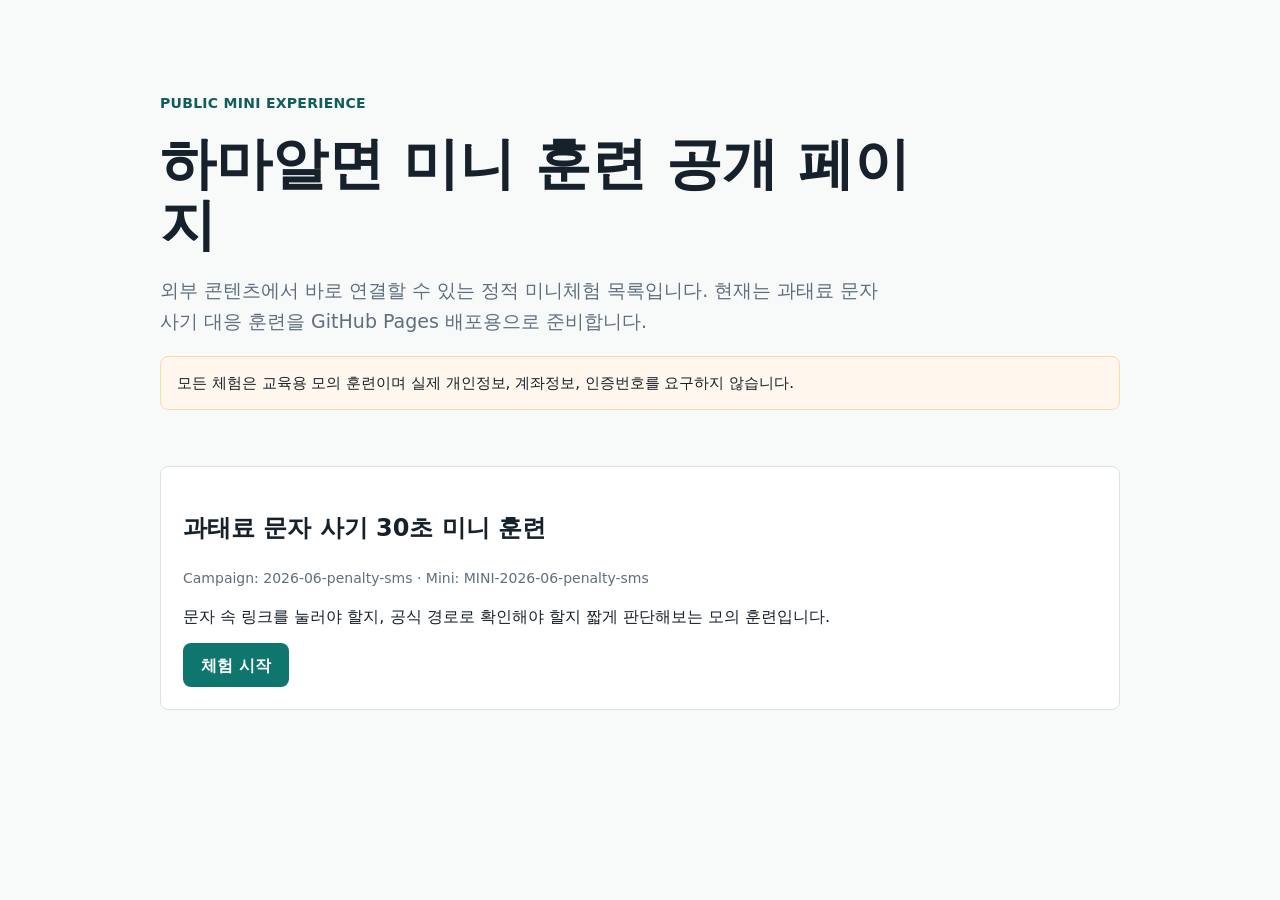
<file: docs/index.html>
<!doctype html>
<html lang="ko">
<head>
  <meta charset="utf-8">
  <meta name="viewport" content="width=device-width, initial-scale=1">
  <title>Hama AI Marketing Team Agents - Mini Experiences</title>
  <meta name="description" content="Hama AI Marketing Team Agents public mini experience index.">
  <style>
    :root {
      color-scheme: light;
      --ink: #17212b;
      --muted: #5f6f7f;
      --line: #d9e3ea;
      --brand: #0f766e;
      --brand-dark: #115e59;
      --soft: #eef8f6;
      --paper: #ffffff;
      --warn: #fff7ed;
    }

    * {
      box-sizing: border-box;
    }

    body {
      margin: 0;
      font-family: system-ui, -apple-system, BlinkMacSystemFont, "Segoe UI", sans-serif;
      color: var(--ink);
      background: #f7faf9;
      line-height: 1.6;
    }

    main {
      width: min(960px, calc(100% - 32px));
      margin: 0 auto;
      padding: 56px 0;
    }

    .hero {
      display: grid;
      gap: 20px;
      padding: 36px 0 28px;
    }

    .eyebrow {
      color: var(--brand-dark);
      font-size: 14px;
      font-weight: 700;
      letter-spacing: .02em;
      text-transform: uppercase;
    }

    h1 {
      margin: 0;
      max-width: 760px;
      font-size: clamp(34px, 6vw, 56px);
      line-height: 1.08;
      letter-spacing: 0;
    }

    p {
      margin: 0;
    }

    .lead {
      max-width: 720px;
      color: var(--muted);
      font-size: 19px;
    }

    .notice {
      border: 1px solid #fed7aa;
      background: var(--warn);
      border-radius: 8px;
      padding: 14px 16px;
      font-size: 15px;
    }

    .grid {
      display: grid;
      grid-template-columns: repeat(auto-fit, minmax(260px, 1fr));
      gap: 16px;
      margin-top: 28px;
    }

    .card {
      display: grid;
      gap: 14px;
      padding: 22px;
      border: 1px solid var(--line);
      border-radius: 8px;
      background: var(--paper);
    }

    .meta {
      color: var(--muted);
      font-size: 14px;
    }

    .button {
      display: inline-flex;
      justify-content: center;
      align-items: center;
      width: fit-content;
      min-height: 44px;
      padding: 0 18px;
      border-radius: 8px;
      color: #ffffff;
      background: var(--brand);
      font-weight: 700;
      text-decoration: none;
    }

    .button:focus-visible {
      outline: 3px solid #99f6e4;
      outline-offset: 3px;
    }
  </style>
</head>
<body>
  <main>
    <section class="hero" aria-labelledby="page-title">
      <div class="eyebrow">Public Mini Experience</div>
      <h1 id="page-title">하마알면 미니 훈련 공개 페이지</h1>
      <p class="lead">외부 콘텐츠에서 바로 연결할 수 있는 정적 미니체험 목록입니다. 현재는 과태료 문자 사기 대응 훈련을 GitHub Pages 배포용으로 준비합니다.</p>
      <p class="notice">모든 체험은 교육용 모의 훈련이며 실제 개인정보, 계좌정보, 인증번호를 요구하지 않습니다.</p>
    </section>

    <section class="grid" aria-label="미니체험 목록">
      <article class="card">
        <div>
          <h2>과태료 문자 사기 30초 미니 훈련</h2>
          <p class="meta">Campaign: 2026-06-penalty-sms · Mini: MINI-2026-06-penalty-sms</p>
        </div>
        <p>문자 속 링크를 눌러야 할지, 공식 경로로 확인해야 할지 짧게 판단해보는 모의 훈련입니다.</p>
        <a class="button" href="./mini/2026-06-penalty-sms/">체험 시작</a>
      </article>
    </section>
  </main>
</body>
</html>
</file>
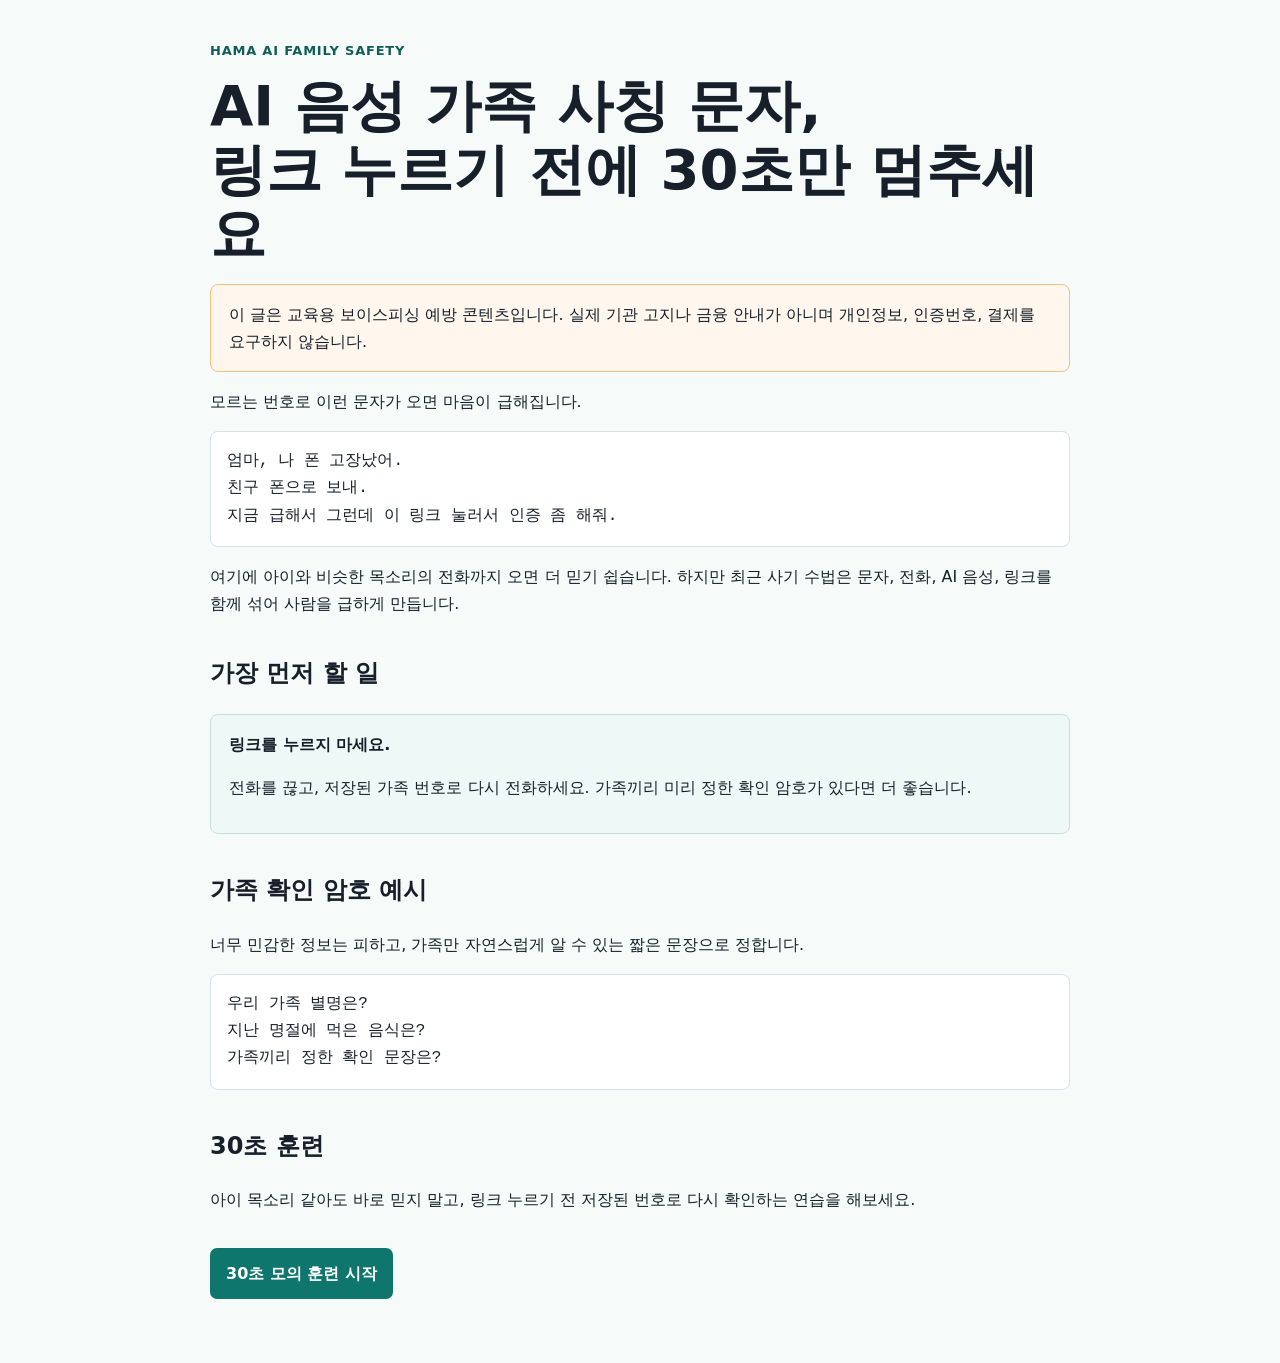
<file: docs/blog/ai-family-voice-smishing-202606/index.html>
<!doctype html>
<html lang="ko">
<head>
  <meta charset="utf-8">
  <meta name="viewport" content="width=device-width, initial-scale=1">
  <title>AI 음성 가족 사칭 문자, 링크 누르기 전에 30초만 멈추세요</title>
  <meta name="description" content="아이 목소리처럼 들리는 AI 음성 가족 사칭과 스미싱 링크를 구분하는 30초 예방 훈련 안내입니다.">
  <style>
    body { margin: 0; font-family: system-ui, -apple-system, BlinkMacSystemFont, "Segoe UI", sans-serif; color: #17202a; background: #f6faf9; line-height: 1.7; }
    main { width: min(860px, calc(100% - 32px)); margin: 0 auto; padding: 40px 0 64px; }
    .eyebrow { color: #115e59; font-weight: 800; letter-spacing: .06em; font-size: 13px; }
    h1 { font-size: clamp(32px, 6vw, 56px); line-height: 1.14; margin: 12px 0 18px; }
    h2 { margin-top: 36px; }
    .notice, .box { border-radius: 8px; padding: 16px 18px; }
    .notice { border: 1px solid #f2c078; background: #fff7ed; }
    .box { border: 1px solid #c6ded9; background: #eef8f6; }
    code, pre { font-family: ui-monospace, SFMono-Regular, Consolas, monospace; }
    pre { white-space: pre-wrap; background: #fff; border: 1px solid #d8e2e8; border-radius: 8px; padding: 16px; }
    a.cta { display: inline-block; margin-top: 18px; background: #0f766e; color: white; text-decoration: none; border-radius: 7px; padding: 12px 16px; font-weight: 800; }
  </style>
</head>
<body>
  <main>
    <div class="eyebrow">HAMA AI FAMILY SAFETY</div>
    <h1>AI 음성 가족 사칭 문자,<br>링크 누르기 전에 30초만 멈추세요</h1>
    <div class="notice">이 글은 교육용 보이스피싱 예방 콘텐츠입니다. 실제 기관 고지나 금융 안내가 아니며 개인정보, 인증번호, 결제를 요구하지 않습니다.</div>

    <p>모르는 번호로 이런 문자가 오면 마음이 급해집니다.</p>
    <pre>엄마, 나 폰 고장났어.
친구 폰으로 보내.
지금 급해서 그런데 이 링크 눌러서 인증 좀 해줘.</pre>

    <p>여기에 아이와 비슷한 목소리의 전화까지 오면 더 믿기 쉽습니다. 하지만 최근 사기 수법은 문자, 전화, AI 음성, 링크를 함께 섞어 사람을 급하게 만듭니다.</p>

    <h2>가장 먼저 할 일</h2>
    <div class="box">
      <strong>링크를 누르지 마세요.</strong>
      <p>전화를 끊고, 저장된 가족 번호로 다시 전화하세요. 가족끼리 미리 정한 확인 암호가 있다면 더 좋습니다.</p>
    </div>

    <h2>가족 확인 암호 예시</h2>
    <p>너무 민감한 정보는 피하고, 가족만 자연스럽게 알 수 있는 짧은 문장으로 정합니다.</p>
    <pre>우리 가족 별명은?
지난 명절에 먹은 음식은?
가족끼리 정한 확인 문장은?</pre>

    <h2>30초 훈련</h2>
    <p>아이 목소리 같아도 바로 믿지 말고, 링크 누르기 전 저장된 번호로 다시 확인하는 연습을 해보세요.</p>
    <a class="cta" href="../../mini/2026-06-ai-family-voice-smishing-sim/?utm_source=blog&utm_medium=organic&utm_campaign=2026-06-ai-family-voice-smishing-sim&utm_content=family_password_checklist">30초 모의 훈련 시작</a>
  </main>
</body>
</html>
</file>
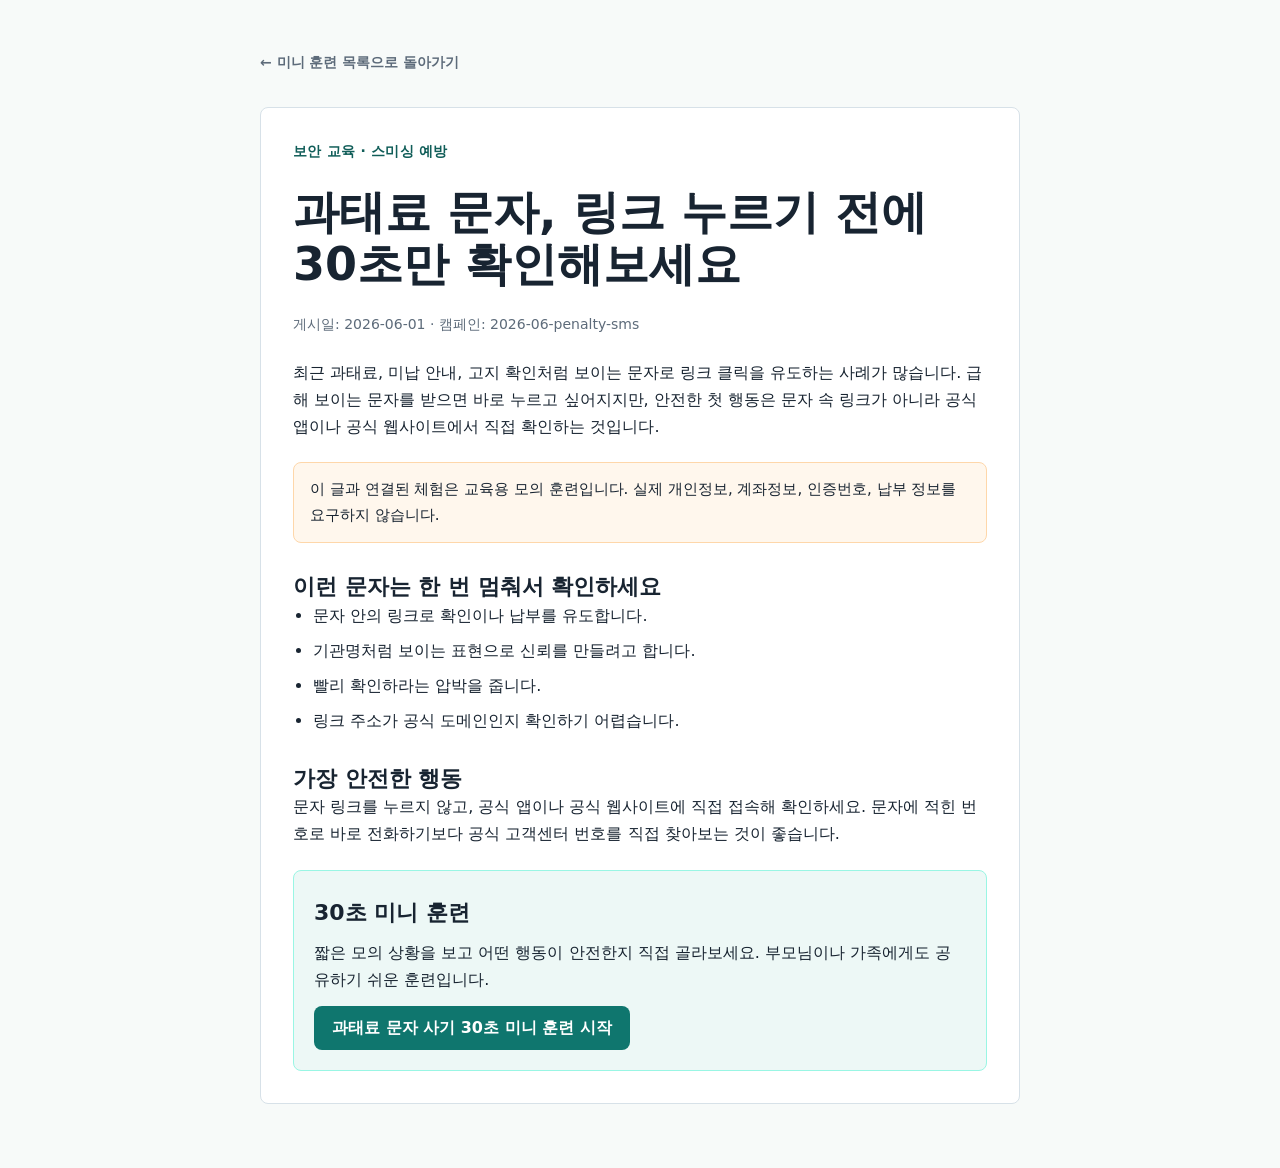
<file: docs/blog/penalty-sms-202606/index.html>
<!doctype html>
<html lang="ko">
<head>
  <meta charset="utf-8">
  <meta name="viewport" content="width=device-width, initial-scale=1">
  <title>과태료 문자, 링크 누르기 전에 30초만 확인해보세요</title>
  <meta name="description" content="과태료 문자 사기 예방을 위한 교육용 모의 훈련 안내 글입니다.">
  <style>
    :root {
      color-scheme: light;
      --ink: #182431;
      --muted: #5d6b7a;
      --line: #d7e1e8;
      --brand: #0f766e;
      --brand-dark: #115e59;
      --paper: #ffffff;
      --soft: #edf8f6;
      --warn: #fff7ed;
    }

    * {
      box-sizing: border-box;
    }

    body {
      margin: 0;
      font-family: system-ui, -apple-system, BlinkMacSystemFont, "Segoe UI", sans-serif;
      color: var(--ink);
      background: #f7faf9;
      line-height: 1.7;
    }

    main {
      width: min(760px, calc(100% - 32px));
      margin: 0 auto;
      padding: 48px 0 64px;
    }

    nav {
      margin-bottom: 32px;
    }

    a {
      color: var(--brand-dark);
    }

    .back {
      color: var(--muted);
      text-decoration: none;
      font-size: 14px;
      font-weight: 700;
    }

    article {
      display: grid;
      gap: 22px;
      padding: 32px;
      border: 1px solid var(--line);
      border-radius: 8px;
      background: var(--paper);
    }

    .eyebrow {
      margin: 0;
      color: var(--brand-dark);
      font-size: 14px;
      font-weight: 800;
      letter-spacing: .02em;
      text-transform: uppercase;
    }

    h1 {
      margin: 0;
      font-size: clamp(30px, 5vw, 46px);
      line-height: 1.14;
      letter-spacing: 0;
    }

    h2 {
      margin: 8px 0 0;
      font-size: 22px;
      line-height: 1.3;
    }

    p {
      margin: 0;
    }

    ul {
      display: grid;
      gap: 8px;
      margin: 0;
      padding-left: 20px;
    }

    .meta {
      color: var(--muted);
      font-size: 14px;
    }

    .notice {
      border: 1px solid #fed7aa;
      border-radius: 8px;
      background: var(--warn);
      padding: 14px 16px;
      font-size: 15px;
    }

    .cta {
      display: grid;
      gap: 12px;
      border: 1px solid #99f6e4;
      border-radius: 8px;
      background: var(--soft);
      padding: 20px;
    }

    .button {
      display: inline-flex;
      justify-content: center;
      align-items: center;
      width: fit-content;
      min-height: 44px;
      padding: 0 18px;
      border-radius: 8px;
      color: #ffffff;
      background: var(--brand);
      font-weight: 800;
      text-decoration: none;
    }

    .button:focus-visible {
      outline: 3px solid #99f6e4;
      outline-offset: 3px;
    }

    @media (max-width: 640px) {
      article {
        padding: 22px;
      }
    }
  </style>
</head>
<body>
  <main>
    <nav>
      <a class="back" href="../../">← 미니 훈련 목록으로 돌아가기</a>
    </nav>

    <article>
      <p class="eyebrow">보안 교육 · 스미싱 예방</p>
      <h1>과태료 문자, 링크 누르기 전에 30초만 확인해보세요</h1>
      <p class="meta">게시일: 2026-06-01 · 캠페인: 2026-06-penalty-sms</p>

      <p>최근 과태료, 미납 안내, 고지 확인처럼 보이는 문자로 링크 클릭을 유도하는 사례가 많습니다. 급해 보이는 문자를 받으면 바로 누르고 싶어지지만, 안전한 첫 행동은 문자 속 링크가 아니라 공식 앱이나 공식 웹사이트에서 직접 확인하는 것입니다.</p>

      <p class="notice">이 글과 연결된 체험은 교육용 모의 훈련입니다. 실제 개인정보, 계좌정보, 인증번호, 납부 정보를 요구하지 않습니다.</p>

      <section>
        <h2>이런 문자는 한 번 멈춰서 확인하세요</h2>
        <ul>
          <li>문자 안의 링크로 확인이나 납부를 유도합니다.</li>
          <li>기관명처럼 보이는 표현으로 신뢰를 만들려고 합니다.</li>
          <li>빨리 확인하라는 압박을 줍니다.</li>
          <li>링크 주소가 공식 도메인인지 확인하기 어렵습니다.</li>
        </ul>
      </section>

      <section>
        <h2>가장 안전한 행동</h2>
        <p>문자 링크를 누르지 않고, 공식 앱이나 공식 웹사이트에 직접 접속해 확인하세요. 문자에 적힌 번호로 바로 전화하기보다 공식 고객센터 번호를 직접 찾아보는 것이 좋습니다.</p>
      </section>

      <section class="cta">
        <h2>30초 미니 훈련</h2>
        <p>짧은 모의 상황을 보고 어떤 행동이 안전한지 직접 골라보세요. 부모님이나 가족에게도 공유하기 쉬운 훈련입니다.</p>
        <a class="button" href="../../mini/2026-06-penalty-sms/">과태료 문자 사기 30초 미니 훈련 시작</a>
      </section>
    </article>
  </main>
</body>
</html>
</file>
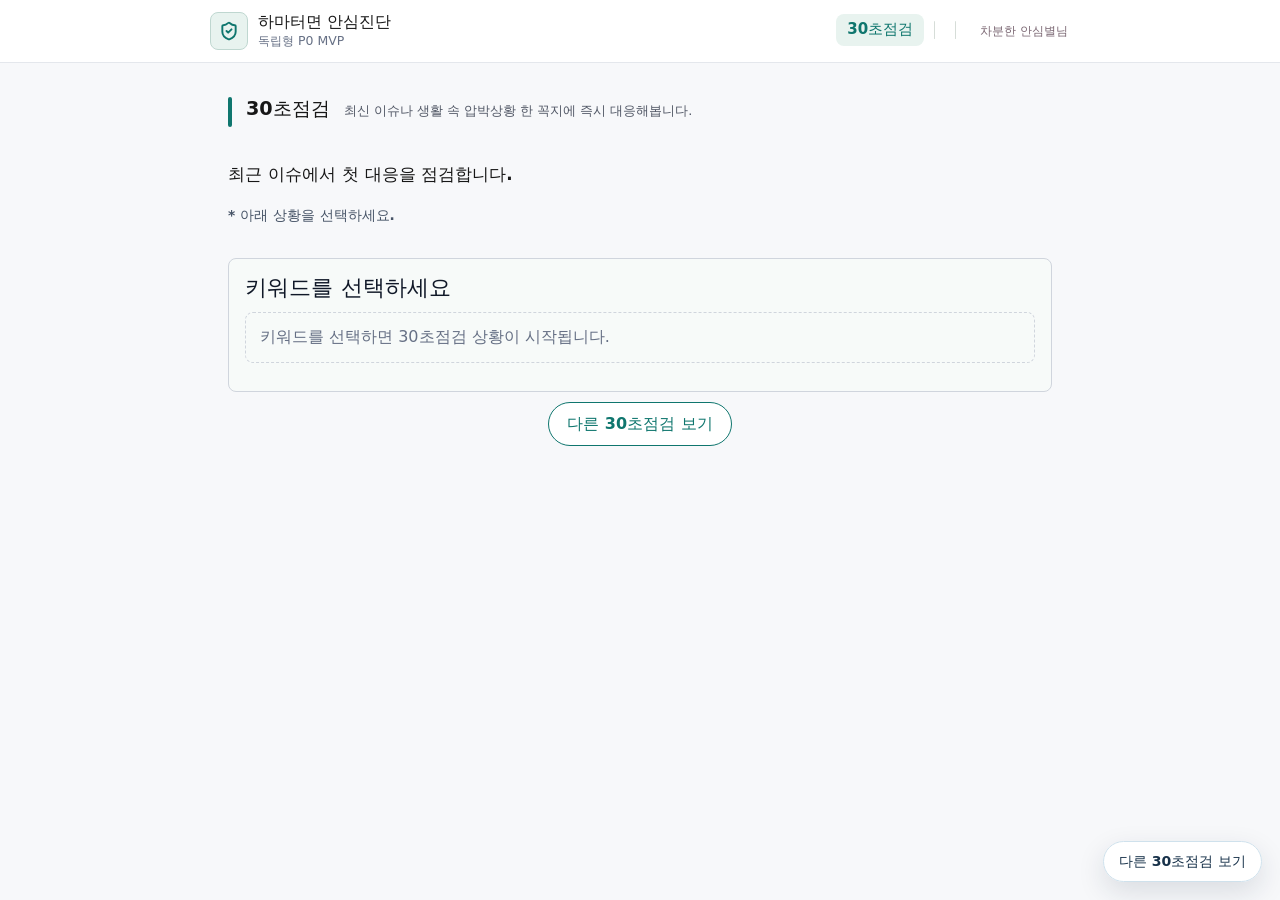
<file: docs/go/ai-family-voice/index.html>
<!doctype html>
<html lang="ko">
<head>
  <meta charset="utf-8">
  <meta http-equiv="refresh" content="0; url=../../mini/2026-06-ai-family-voice-smishing-sim/?utm_source=short_url&utm_medium=redirect&utm_campaign=2026-06-ai-family-voice-smishing-sim&utm_content=ai_family_voice">
  <meta name="viewport" content="width=device-width, initial-scale=1">
  <title>30초 모의 훈련으로 이동</title>
</head>
<body>
  <p><a href="../../mini/2026-06-ai-family-voice-smishing-sim/?utm_source=short_url&utm_medium=redirect&utm_campaign=2026-06-ai-family-voice-smishing-sim&utm_content=ai_family_voice">30초 모의 훈련으로 이동</a></p>
</body>
</html>
</file>
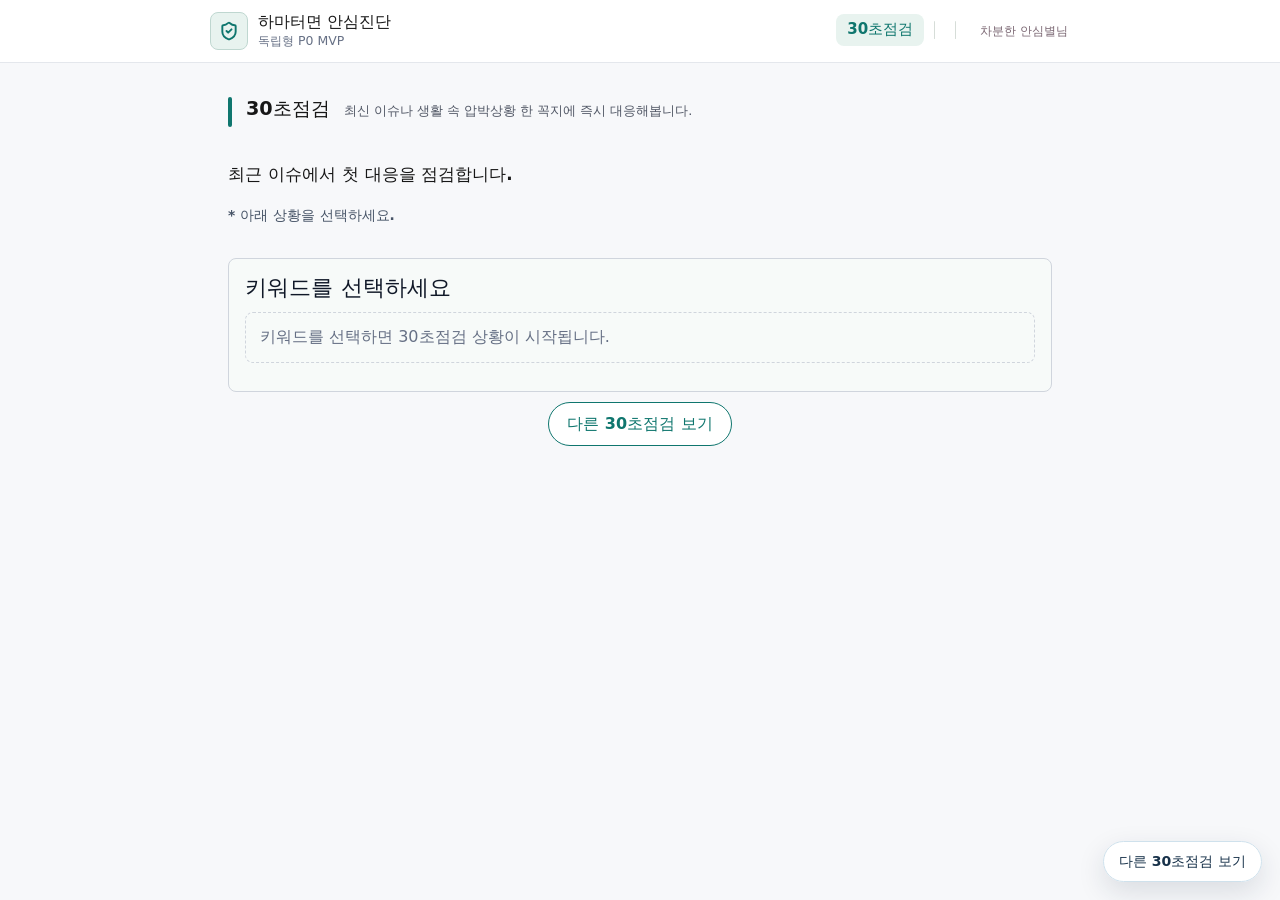
<file: docs/go/penalty-sms/index.html>
<!doctype html>
<html lang="ko">
<head>
  <meta charset="utf-8">
  <meta name="viewport" content="width=device-width, initial-scale=1">
  <meta http-equiv="refresh" content="0; url=../../mini/2026-06-penalty-sms/?utm_source=youtube&utm_medium=shorts&utm_campaign=2026-06-penalty-sms&utm_content=family_hook_a">
  <link rel="canonical" href="https://vongchu.github.io/sample_hamat-mini-experience/mini/2026-06-penalty-sms/?utm_source=youtube&utm_medium=shorts&utm_campaign=2026-06-penalty-sms&utm_content=family_hook_a">
  <title>과태료 문자 사기 30초 미니 훈련으로 이동</title>
  <style>
    body {
      margin: 0;
      font-family: system-ui, -apple-system, BlinkMacSystemFont, "Segoe UI", sans-serif;
      color: #16232f;
      background: #f6faf9;
      line-height: 1.6;
    }

    main {
      width: min(680px, calc(100% - 32px));
      margin: 0 auto;
      padding: 64px 0;
    }

    a {
      color: #0f766e;
      font-weight: 800;
    }
  </style>
</head>
<body>
  <main>
    <h1>과태료 문자 사기 30초 미니 훈련으로 이동합니다</h1>
    <p>자동으로 이동하지 않으면 아래 링크를 눌러주세요.</p>
    <p><a href="../../mini/2026-06-penalty-sms/?utm_source=youtube&utm_medium=shorts&utm_campaign=2026-06-penalty-sms&utm_content=family_hook_a">미니 훈련 시작하기</a></p>
  </main>
</body>
</html>
</file>
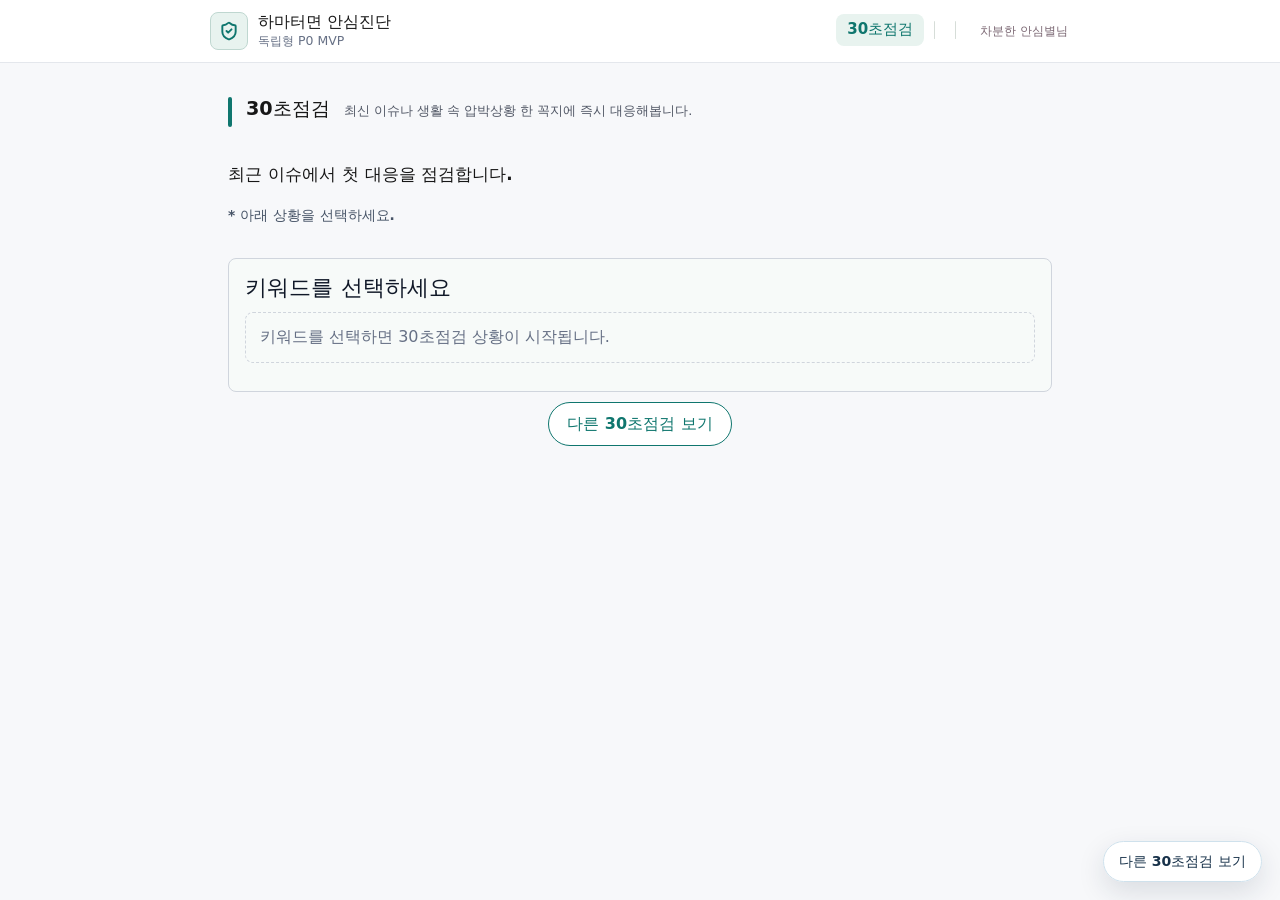
<file: docs/mini/2026-06-ai-family-voice-smishing-sim/index.html>
<!doctype html>
<html lang="ko">
  <head>
  <!-- independent_issue_check_react_runtime.v1 -->
  <script>window.HAMA_PUBLIC_ISSUE_ID = "issue_2026_06_ai_family_voice_smishing_sim";</script>
  <script>
    if (!window.location.hash) {
      window.location.replace(window.location.pathname + window.location.search + '#/issue-check?issue_id=' + encodeURIComponent(window.HAMA_PUBLIC_ISSUE_ID));
    }
  </script>
    <meta charset="UTF-8" />
    <meta name="viewport" content="width=device-width, initial-scale=1.0" />
    <title>AI Fraud Prevention MVP</title>
    <script type="module" crossorigin src="./assets/index-CdgZI4fF.js"></script>
    <link rel="stylesheet" crossorigin href="./assets/index-Bc8JaOlA.css">
  <!-- hama-public-promo-shell -->
  <style>
    body.hama-public-promo header a[href*="#/diagnosis"],
    body.hama-public-promo header a[href*="#/training"],
    body.hama-public-promo header a[href*="#/report"],
    body.hama-public-promo header a[href*="#/campaign-report"],
    body.hama-public-promo header a[href*="#/post-check"],
    body.hama-public-promo header a[href*="#/experience-bridge"] {
      display: none !important;
    }
    .hama-public-timeline-link {
      position: fixed;
      right: 18px;
      bottom: 18px;
      z-index: 9999;
      border: 1px solid #cfe1ec;
      border-radius: 999px;
      background: rgba(255, 255, 255, 0.94);
      color: #18324a;
      box-shadow: 0 10px 28px rgba(20, 38, 60, 0.13);
      font: 800 14px/1.2 system-ui, -apple-system, BlinkMacSystemFont, "Segoe UI", sans-serif;
      padding: 11px 15px;
      text-decoration: none;
    }
    .hama-public-timeline-link:hover {
      border-color: #16a394;
      color: #027466;
    }
    body.hama-public-promo .issue-situation-card-visual {
      background-image: var(--issue-card-image) !important;
      background-size: cover !important;
      background-position: center !important;
      min-height: 155px !important;
      overflow: hidden !important;
    }
    body.hama-public-promo .issue-situation-card-copy {
      left: 8px !important;
      right: 8px !important;
      bottom: 8px !important;
      width: auto !important;
      max-width: calc(100% - 16px) !important;
      padding: 7px 9px !important;
      border-radius: 10px !important;
      background: rgba(255, 255, 255, 0.78) !important;
      backdrop-filter: blur(3px);
      box-shadow: 0 8px 18px rgba(20, 38, 60, 0.16) !important;
      color: #18324a !important;
      font-family: "Comic Sans MS", "Nanum Pen Script", "Segoe Print", system-ui, sans-serif !important;
    }
    body.hama-public-promo .issue-situation-card-copy strong {
      display: block !important;
      font-size: 13px !important;
      line-height: 1.12 !important;
      font-weight: 900 !important;
      letter-spacing: 0 !important;
      margin: 0 0 2px !important;
    }
    body.hama-public-promo .issue-situation-card-copy p {
      font-size: 10.5px !important;
      line-height: 1.18 !important;
      font-weight: 800 !important;
      letter-spacing: 0 !important;
      margin: 0 !important;
      display: -webkit-box !important;
      -webkit-line-clamp: 2;
      -webkit-box-orient: vertical;
      overflow: hidden !important;
    }
  </style>
  <script>
    (function () {
      var hamaWebUrl = "https://hama.thinkpool.com/TP01004T/main";
      var ctaMap = {
        "진단": "전체 사기위험 진단하기",
        "훈련": "비슷한 상황 연습하기",
        "하마터면 AI체험": "하마터면 AI로 더 알아보기",
        "다른 응답 입력": "다시 답해보기",
        "결과 링크 복사": "결과 링크 복사하기",
        "가족 공유 문구 복사": "가족에게 공유할 문구 복사"
      };
      var navLabels = new Set(["진단", "훈련", "리포트", "하마터면 돌아가기"]);

      function textOf(el) {
        return (el.textContent || "").replace(/\s+/g, " ").trim();
      }

      function isTopNavigation(el) {
        return Boolean(el.closest("header, nav"));
      }

      function setPublicCtaTarget(el, label) {
        if (el.getAttribute("data-hama-public-target-bound") === label) return;
        var targetUrl = null;
        if (label === "전체 사기위험 진단하기") {
          targetUrl = hamaWebUrl + "?utm_source=github_pages&utm_medium=public_30sec&utm_campaign=30sec_check&utm_content=diagnosis_cta";
        } else if (label === "비슷한 상황 연습하기") {
          targetUrl = hamaWebUrl + "?utm_source=github_pages&utm_medium=public_30sec&utm_campaign=30sec_check&utm_content=training_cta";
        } else if (label === "하마터면 AI로 더 알아보기") {
          targetUrl = hamaWebUrl + "?utm_source=github_pages&utm_medium=public_30sec&utm_campaign=30sec_check&utm_content=hama_web_cta";
        }

        if (targetUrl) {
          if (el.tagName === "A") {
            el.setAttribute("href", targetUrl);
            el.setAttribute("target", "_blank");
            el.setAttribute("rel", "noopener noreferrer");
          }
          el.addEventListener("click", function (event) {
            event.preventDefault();
            event.stopImmediatePropagation();
            window.open(targetUrl, "_blank", "noopener,noreferrer");
          }, true);
          el.setAttribute("data-hama-public-target-bound", label);
          return;
        }

        if (label === "다시 답해보기") {
          el.addEventListener("click", function (event) {
            event.preventDefault();
            event.stopImmediatePropagation();
            window.location.hash = "#/issue-check";
            window.location.reload();
          }, true);
          el.setAttribute("data-hama-public-target-bound", label);
        }
      }

      function applyPromoShell() {
        document.body.classList.add("hama-public-promo");

        document.querySelectorAll("header a, header button, nav a, nav button").forEach(function (el) {
          if (navLabels.has(textOf(el))) {
            el.style.display = "none";
            el.setAttribute("aria-hidden", "true");
            el.setAttribute("tabindex", "-1");
          }
        });

        document.querySelectorAll("a, button").forEach(function (el) {
          if (isTopNavigation(el)) return;
          var label = textOf(el);
          if (Object.prototype.hasOwnProperty.call(ctaMap, label)) {
            el.textContent = ctaMap[label];
            el.setAttribute("data-hama-public-cta", "renamed");
            setPublicCtaTarget(el, ctaMap[label]);
          } else if (el.getAttribute("data-hama-public-cta") === "renamed") {
            setPublicCtaTarget(el, label);
          }
        });

        if (!document.querySelector(".hama-public-timeline-link")) {
          var link = document.createElement("a");
          link.className = "hama-public-timeline-link";
          link.href = "../30sec-checks/";
          link.textContent = "다른 30초점검 보기";
          document.body.appendChild(link);
        }
      }

      if (document.readyState === "loading") {
        document.addEventListener("DOMContentLoaded", applyPromoShell);
      } else {
        applyPromoShell();
      }
      new MutationObserver(applyPromoShell).observe(document.documentElement, {
        childList: true,
        subtree: true
      });
    })();
  </script>
  </head>
  <body>
    <div id="root"></div>
  </body>
</html>
</file>
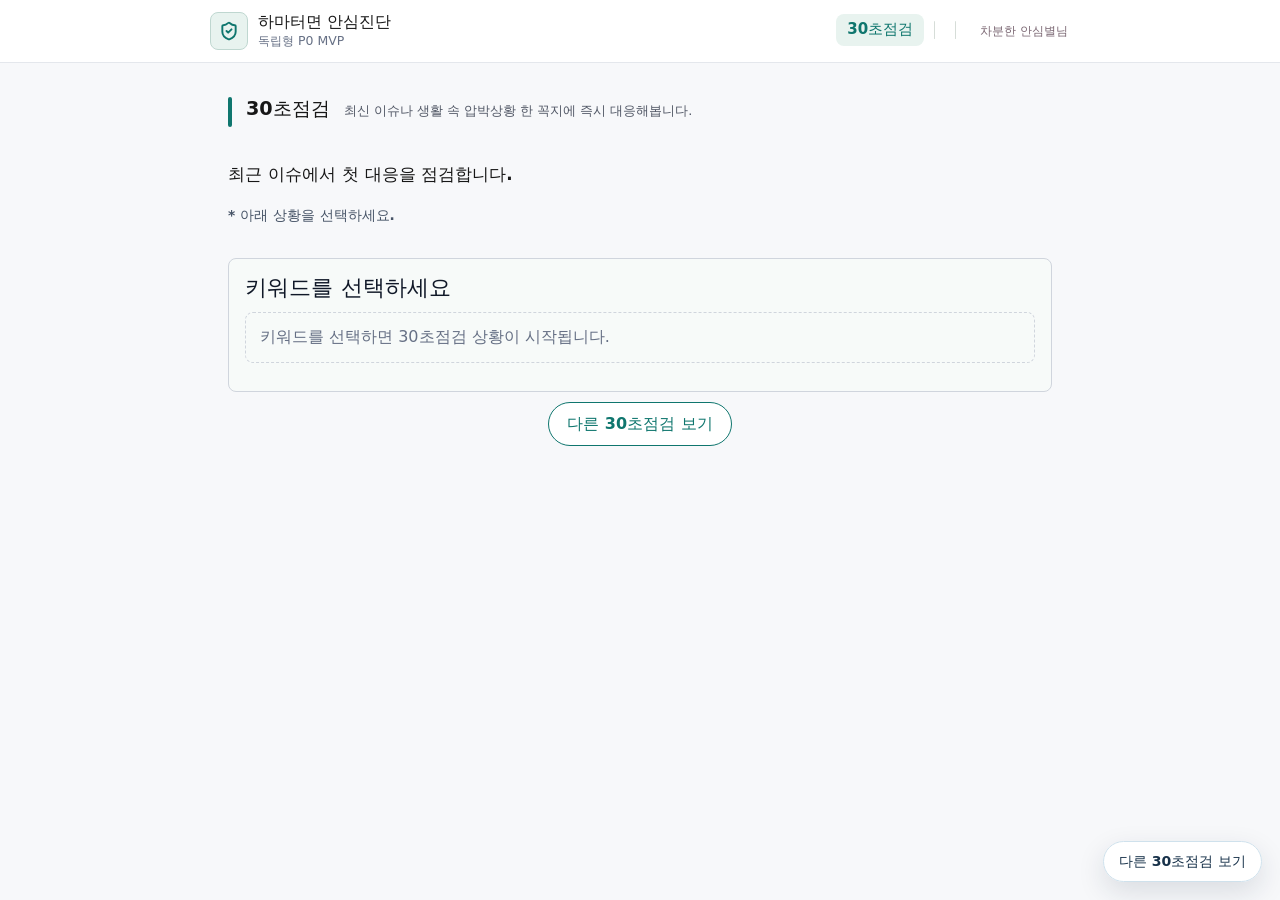
<file: docs/mini/2026-06-penalty-sms/index.html>
<!doctype html>
<html lang="ko">
  <head>
  <!-- independent_issue_check_react_runtime.v1 -->
  <script>window.HAMA_PUBLIC_ISSUE_ID = "issue_2026_06_penalty_sms";</script>
  <script>
    if (!window.location.hash) {
      window.location.replace(window.location.pathname + window.location.search + '#/issue-check?issue_id=' + encodeURIComponent(window.HAMA_PUBLIC_ISSUE_ID));
    }
  </script>
    <meta charset="UTF-8" />
    <meta name="viewport" content="width=device-width, initial-scale=1.0" />
    <title>AI Fraud Prevention MVP</title>
    <script type="module" crossorigin src="./assets/index-DZZWG_bA.js"></script>
    <link rel="stylesheet" crossorigin href="./assets/index-Bc8JaOlA.css">
  <!-- hama-public-promo-shell -->
  <style>
    body.hama-public-promo header a[href*="#/diagnosis"],
    body.hama-public-promo header a[href*="#/training"],
    body.hama-public-promo header a[href*="#/report"],
    body.hama-public-promo header a[href*="#/campaign-report"],
    body.hama-public-promo header a[href*="#/post-check"],
    body.hama-public-promo header a[href*="#/experience-bridge"] {
      display: none !important;
    }
    .hama-public-timeline-link {
      position: fixed;
      right: 18px;
      bottom: 18px;
      z-index: 9999;
      border: 1px solid #cfe1ec;
      border-radius: 999px;
      background: rgba(255, 255, 255, 0.94);
      color: #18324a;
      box-shadow: 0 10px 28px rgba(20, 38, 60, 0.13);
      font: 800 14px/1.2 system-ui, -apple-system, BlinkMacSystemFont, "Segoe UI", sans-serif;
      padding: 11px 15px;
      text-decoration: none;
    }
    .hama-public-timeline-link:hover {
      border-color: #16a394;
      color: #027466;
    }
    body.hama-public-promo .issue-situation-card-visual {
      background-image: var(--issue-card-image) !important;
      background-size: cover !important;
      background-position: center !important;
      min-height: 155px !important;
      overflow: hidden !important;
    }
    body.hama-public-promo .issue-situation-card-copy {
      left: 8px !important;
      right: 8px !important;
      bottom: 8px !important;
      width: auto !important;
      max-width: calc(100% - 16px) !important;
      padding: 7px 9px !important;
      border-radius: 10px !important;
      background: rgba(255, 255, 255, 0.78) !important;
      backdrop-filter: blur(3px);
      box-shadow: 0 8px 18px rgba(20, 38, 60, 0.16) !important;
      color: #18324a !important;
      font-family: "Comic Sans MS", "Nanum Pen Script", "Segoe Print", system-ui, sans-serif !important;
    }
    body.hama-public-promo .issue-situation-card-copy strong {
      display: block !important;
      font-size: 13px !important;
      line-height: 1.12 !important;
      font-weight: 900 !important;
      letter-spacing: 0 !important;
      margin: 0 0 2px !important;
    }
    body.hama-public-promo .issue-situation-card-copy p {
      font-size: 10.5px !important;
      line-height: 1.18 !important;
      font-weight: 800 !important;
      letter-spacing: 0 !important;
      margin: 0 !important;
      display: -webkit-box !important;
      -webkit-line-clamp: 2;
      -webkit-box-orient: vertical;
      overflow: hidden !important;
    }
  </style>
  <script>
    (function () {
      var hamaWebUrl = "https://hama.thinkpool.com/TP01004T/main";
      var ctaMap = {
        "진단": "전체 사기위험 진단하기",
        "훈련": "비슷한 상황 연습하기",
        "하마터면 AI체험": "하마터면 AI로 더 알아보기",
        "다른 응답 입력": "다시 답해보기",
        "결과 링크 복사": "결과 링크 복사하기",
        "가족 공유 문구 복사": "가족에게 공유할 문구 복사"
      };
      var navLabels = new Set(["진단", "훈련", "리포트", "하마터면 돌아가기"]);

      function textOf(el) {
        return (el.textContent || "").replace(/\s+/g, " ").trim();
      }

      function isTopNavigation(el) {
        return Boolean(el.closest("header, nav"));
      }

      function setPublicCtaTarget(el, label) {
        if (el.getAttribute("data-hama-public-target-bound") === label) return;
        var targetUrl = null;
        if (label === "전체 사기위험 진단하기") {
          targetUrl = hamaWebUrl + "?utm_source=github_pages&utm_medium=public_30sec&utm_campaign=30sec_check&utm_content=diagnosis_cta";
        } else if (label === "비슷한 상황 연습하기") {
          targetUrl = hamaWebUrl + "?utm_source=github_pages&utm_medium=public_30sec&utm_campaign=30sec_check&utm_content=training_cta";
        } else if (label === "하마터면 AI로 더 알아보기") {
          targetUrl = hamaWebUrl + "?utm_source=github_pages&utm_medium=public_30sec&utm_campaign=30sec_check&utm_content=hama_web_cta";
        }

        if (targetUrl) {
          if (el.tagName === "A") {
            el.setAttribute("href", targetUrl);
            el.setAttribute("target", "_blank");
            el.setAttribute("rel", "noopener noreferrer");
          }
          el.addEventListener("click", function (event) {
            event.preventDefault();
            event.stopImmediatePropagation();
            window.open(targetUrl, "_blank", "noopener,noreferrer");
          }, true);
          el.setAttribute("data-hama-public-target-bound", label);
          return;
        }

        if (label === "다시 답해보기") {
          el.addEventListener("click", function (event) {
            event.preventDefault();
            event.stopImmediatePropagation();
            window.location.hash = "#/issue-check";
            window.location.reload();
          }, true);
          el.setAttribute("data-hama-public-target-bound", label);
        }
      }

      function applyPromoShell() {
        document.body.classList.add("hama-public-promo");

        document.querySelectorAll("header a, header button, nav a, nav button").forEach(function (el) {
          if (navLabels.has(textOf(el))) {
            el.style.display = "none";
            el.setAttribute("aria-hidden", "true");
            el.setAttribute("tabindex", "-1");
          }
        });

        document.querySelectorAll("a, button").forEach(function (el) {
          if (isTopNavigation(el)) return;
          var label = textOf(el);
          if (Object.prototype.hasOwnProperty.call(ctaMap, label)) {
            el.textContent = ctaMap[label];
            el.setAttribute("data-hama-public-cta", "renamed");
            setPublicCtaTarget(el, ctaMap[label]);
          } else if (el.getAttribute("data-hama-public-cta") === "renamed") {
            setPublicCtaTarget(el, label);
          }
        });

        if (!document.querySelector(".hama-public-timeline-link")) {
          var link = document.createElement("a");
          link.className = "hama-public-timeline-link";
          link.href = "../30sec-checks/";
          link.textContent = "다른 30초점검 보기";
          document.body.appendChild(link);
        }
      }

      if (document.readyState === "loading") {
        document.addEventListener("DOMContentLoaded", applyPromoShell);
      } else {
        applyPromoShell();
      }
      new MutationObserver(applyPromoShell).observe(document.documentElement, {
        childList: true,
        subtree: true
      });
    })();
  </script>
  </head>
  <body>
    <div id="root"></div>
  </body>
</html>
</file>
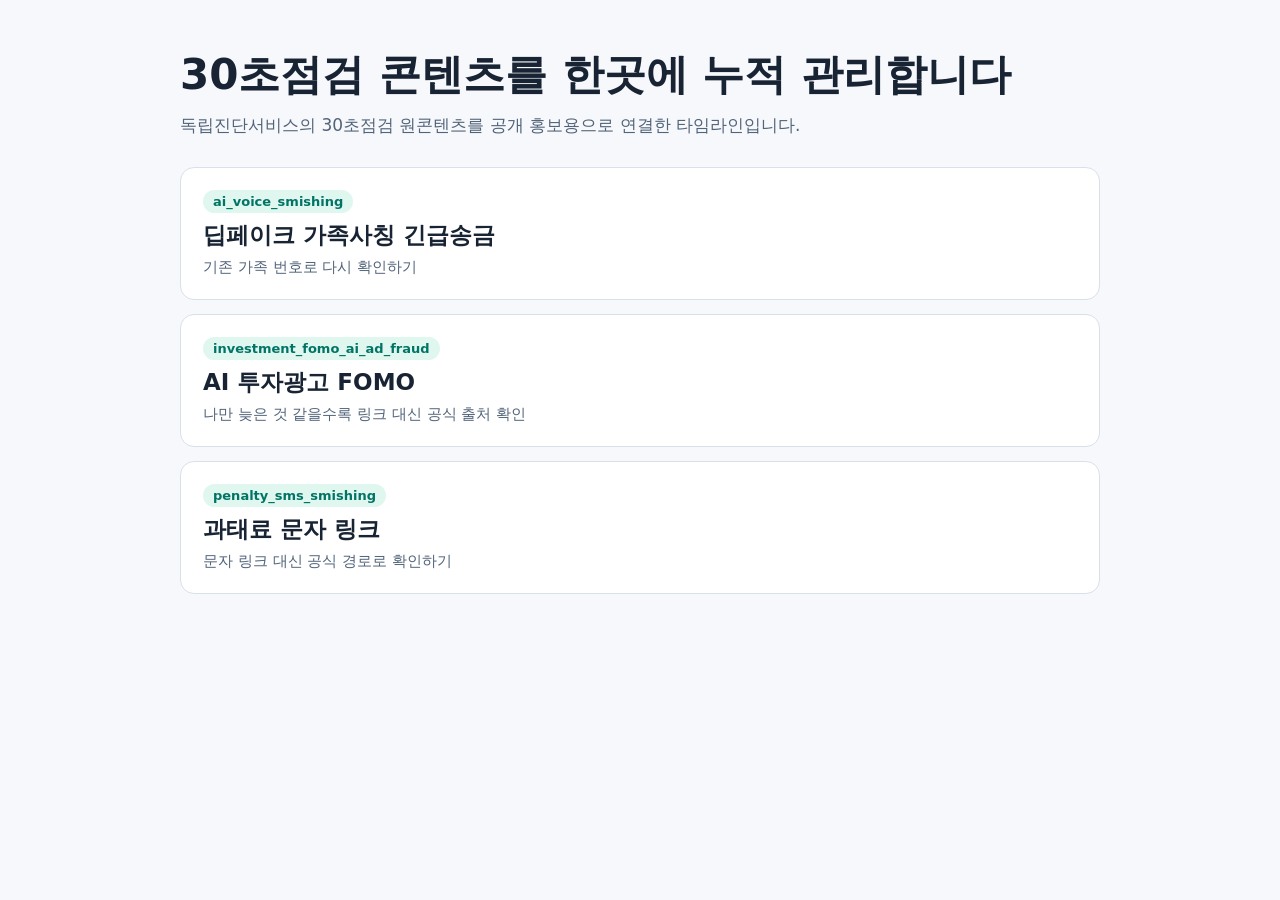
<file: docs/mini/30sec-checks/index.html>
<!doctype html>
<html lang="ko">
<head>
  <meta charset="utf-8" />
  <meta name="viewport" content="width=device-width, initial-scale=1" />
  <title>하마터면 30초점검 목록</title>
  <style>
    body{margin:0;font-family:system-ui,-apple-system,BlinkMacSystemFont,"Segoe UI",sans-serif;background:#f6f8fb;color:#182433}
    main{max-width:920px;margin:0 auto;padding:52px 22px}
    h1{font-size:42px;line-height:1.08;margin:0 0 14px}
    p{font-size:17px;color:#52647a}
    .list{display:grid;gap:14px;margin-top:30px}
    .item{display:grid;gap:7px;padding:22px;border:1px solid #d8e0ea;border-radius:14px;background:white;color:inherit;text-decoration:none}
    .item:hover{border-color:#16a394;box-shadow:0 10px 28px rgba(20,60,80,.08)}
    span{width:max-content;border-radius:999px;padding:4px 10px;background:#dff7ef;color:#027466;font-size:13px;font-weight:800}
    strong{font-size:23px}
    small{font-size:15px;color:#52647a}
  </style>
</head>
<body>
  <main>
    <h1>30초점검 콘텐츠를 한곳에 누적 관리합니다</h1>
    <p>독립진단서비스의 30초점검 원콘텐츠를 공개 홍보용으로 연결한 타임라인입니다.</p>
    <section class="list">
      <a class="item" href="../2026-06-ai-family-voice-smishing-sim/">
  <span>ai_voice_smishing</span>
  <strong>딥페이크 가족사칭 긴급송금</strong>
  <small>기존 가족 번호로 다시 확인하기</small>
</a><a class="item" href="../2026-06-ai-investment-fomo-check-v2/">
  <span>investment_fomo_ai_ad_fraud</span>
  <strong>AI 투자광고 FOMO</strong>
  <small>나만 늦은 것 같을수록 링크 대신 공식 출처 확인</small>
</a><a class="item" href="../2026-06-penalty-sms/">
  <span>penalty_sms_smishing</span>
  <strong>과태료 문자 링크</strong>
  <small>문자 링크 대신 공식 경로로 확인하기</small>
</a>
    </section>
  </main>
</body>
</html>
</file>
<file: docs/mini/2026-06-ai-family-voice-smishing-sim/assets/index-Bc8JaOlA.css>
:root{color:#171717;background:#f7f8fa;font-family:Inter,Pretendard,Noto Sans KR,system-ui,-apple-system,BlinkMacSystemFont,Segoe UI,sans-serif;font-synthesis:none;text-rendering:optimizeLegibility}*{box-sizing:border-box}body{margin:0;min-width:320px}a{color:inherit;text-decoration:none}button,input,textarea{font:inherit}.app-shell{min-height:100vh}.app-header{position:sticky;top:0;z-index:10;border-bottom:1px solid #e4e7ec;background:#fffffff5;padding:12px 18px;-webkit-backdrop-filter:blur(12px);backdrop-filter:blur(12px)}.app-header-inner{display:flex;width:min(100%,860px);align-items:center;justify-content:space-between;gap:18px;margin:0 auto}.brand-link{display:inline-flex;min-width:190px;align-items:center;gap:10px}.brand-zone{display:inline-flex;min-width:250px;align-items:center;gap:10px}.admin-entry-link{flex:0 0 auto;border:1px solid #d0d5dd;border-radius:999px;background:#fff;padding:5px 9px;color:#667085;font-size:.74rem;font-weight:900}.admin-entry-link:hover,.admin-entry-link:focus-visible{border-color:#0f766e;color:#0f766e;outline:none}.header-action-zone{display:flex;min-width:0;flex:1;align-items:center;justify-content:flex-end;gap:12px}.hama-return-stack{display:inline-flex;flex:0 0 auto;align-items:center;flex-direction:column;justify-content:center;gap:5px;text-align:center}.participant-chip{flex:0 0 auto;padding:0 2px;color:#7a6672;font-size:.76rem;font-weight:500;line-height:1;white-space:nowrap}.hama-close-button{position:relative;display:inline-flex;flex:0 0 auto;align-items:center;gap:5px;overflow:hidden;border:1px solid #d8dee8;border-radius:999px;background:#fff;padding:6px 12px;color:#667085;font-size:.7rem;font-weight:900;line-height:1;white-space:nowrap;cursor:pointer}.hama-close-button:after{position:absolute;right:7px;top:50%;color:#66708524;content:"×";font-size:1.8rem;font-weight:900;line-height:1;transform:translateY(-52%)}.hama-close-button span{position:relative;z-index:1}.hama-close-button:hover,.hama-close-button:focus-visible{border-color:#9fb4c8;background:#f7fafc;color:#344054;outline:none}.brand-mark{display:inline-flex;width:38px;height:38px;align-items:center;justify-content:center;border:1px solid #bfd7d0;border-radius:8px;background:#e8f3ef;color:#0f766e}.brand-title,.brand-subtitle{display:block;letter-spacing:0}.brand-title{font-size:.98rem;font-weight:800;line-height:1.2}.brand-subtitle{margin-top:2px;color:#667085;font-size:.78rem;line-height:1.2}.top-nav{display:flex;min-width:0;flex:0 1 auto;align-items:center;justify-content:flex-end;gap:10px;overflow-x:auto;padding-bottom:2px}.top-nav-group{display:inline-flex;align-items:center;gap:4px}.top-nav-group+.top-nav-group{position:relative;padding-left:11px}.top-nav-group+.top-nav-group:before{position:absolute;left:0;width:1px;height:18px;border-radius:999px;background:#d6ddd8;content:""}.top-nav-link{flex:0 0 auto;border-radius:8px;padding:8px 11px;color:#475467;font-size:.94rem;font-weight:850;line-height:1}.top-nav-link:hover,.top-nav-link:focus-visible,.top-nav-link[aria-current=page]{background:#e8f3ef;color:#0f766e;outline:none}.page-shell{width:min(100%,860px);margin:0 auto;padding:30px 18px 42px}.module-header{margin-bottom:20px;border:0;border-radius:0;background:transparent;padding:4px 0 10px}.module-heading{display:flex;align-items:flex-start;gap:14px}.module-heading-bar{display:block;width:4px;height:52px;flex:0 0 auto;border-radius:999px;background:#0f766e}.module-header-issue-check .module-heading-bar,.module-header-diagnosis .module-heading-bar{height:30px}.module-header-report .module-heading-bar{height:76px}.module-header-issue-check+.content-band,.module-header-diagnosis+.content-band,.module-header-training+.content-band{border-top:0;padding-top:6px}.eyebrow{margin:0 0 6px;color:#0f766e;font-size:.72rem;font-weight:900;letter-spacing:0}h1,h2{margin:0;letter-spacing:0}h1{font-size:1.2rem;font-weight:750;line-height:1.28}h2{font-size:1.15rem;line-height:1.35}.hero-copy{max-width:760px;margin:8px 0 0;color:#525866;font-size:.8rem;line-height:1.55}.module-title-copy-row{display:grid;gap:0}.module-title-copy-row .hero-copy{margin:14px 0 0}.module-header-training .module-title-copy-row{display:flex;flex-wrap:wrap;align-items:baseline;gap:10px 14px}.module-header-training .hero-copy{max-width:none;margin:0}.module-header-diagnosis .module-title-copy-row,.module-header-issue-check .module-title-copy-row{display:flex;flex-wrap:wrap;align-items:baseline;gap:10px 14px}.module-header-diagnosis .hero-copy,.module-header-issue-check .hero-copy{max-width:none;margin:0}.entry-actions,.flow-actions{display:flex;flex-wrap:wrap;gap:10px}.entry-actions{margin:18px 0 0 56px}.primary-link,.secondary-link{display:inline-flex;min-height:40px;align-items:center;justify-content:center;gap:8px;border:1px solid transparent;border-radius:8px;padding:9px 13px;font-size:.92rem;font-weight:800}button.primary-link,button.secondary-link{cursor:pointer;font-family:inherit}button.primary-link:disabled,button.secondary-link:disabled{cursor:not-allowed;opacity:.55}.primary-link{background:#0f766e;color:#fff}.primary-link:hover,.primary-link:focus-visible{background:#115e59;outline:none}.secondary-link{border-color:#d0d5dd;background:#fff;color:#344054}.secondary-link:hover,.secondary-link:focus-visible{border-color:#98a2b3;outline:none}.module-grid{display:grid;grid-template-columns:repeat(2,minmax(0,1fr));gap:12px}.module-card{display:flex;min-height:132px;width:100%;align-items:flex-start;gap:12px;border:1px solid #e4e7ec;border-radius:8px;background:#fff;padding:16px;color:inherit;text-align:left}.module-card:hover,.module-card:focus-visible{border-color:#0f766e;outline:none}.module-card[data-highlighted=true]{border-color:#0f766e;box-shadow:0 0 0 3px #0f766e1f}.module-icon{display:inline-flex;width:40px;height:40px;flex:0 0 auto;align-items:center;justify-content:center;border-radius:8px;background:#e8f3ef;color:#0f766e}.module-text{display:grid;gap:6px}.module-meta{width:fit-content;border-radius:999px;background:#f2f4f7;padding:3px 8px;color:#475467;font-size:.74rem;font-weight:800}.module-title{font-size:1rem;font-weight:800;line-height:1.35}.module-description{color:#525866;font-size:.92rem;line-height:1.55}.content-band{display:grid;gap:16px;border-top:1px solid #e4e7ec;padding-top:22px}.status-panel{max-width:760px}.status-panel p{margin:10px 0 0;color:#525866;line-height:1.65}.issue-check-status-panel{display:flex;flex-wrap:wrap;align-items:baseline;gap:10px 14px;max-width:none}.issue-check-status-panel h2{font-size:1.05rem}.issue-check-status-panel .status-label{margin:0!important}.status-label{margin:0 0 8px!important;color:#0f766e!important;font-size:.82rem;font-weight:800}.privacy-note{margin:18px 0 0;color:#667085;font-size:.9rem}.hama-link-panel{display:flex;align-items:center;justify-content:space-between;gap:16px;border:1px solid #c7d7d2;border-radius:8px;background:#f7fbf9;padding:16px}.compact-hama-link-panel{align-items:flex-start}.hama-link-panel h2{margin:0;font-size:1.04rem}.hama-link-panel p{margin:8px 0 0;color:#475467;line-height:1.55}.hama-link-actions{display:flex;flex-wrap:wrap;justify-content:flex-end;gap:10px}.hama-login-status-panel{display:flex;align-items:center;justify-content:space-between;gap:14px;margin-top:8px;padding:0;background:transparent}.hama-login-status-panel h2{margin:0;color:#475467;font-size:.74rem;font-weight:400;line-height:1.35}.hama-login-status-panel h2:before{content:"※ "}.hama-login-status-panel.linked h2:before{content:""}.hama-login-status-panel .secondary-link{flex:0 0 auto;padding:7px 12px;font-size:.82rem}.hama-linked-badge{flex:0 0 auto;border:1px solid #b7ddd2;border-radius:999px;background:#effaf6;padding:5px 10px;color:#0f766e;font-size:.76rem;font-weight:850}.report-login-footer{margin-top:-4px}.report-login-footer .hama-login-status-panel{margin-top:0}.report-experience-recommendations{align-items:stretch;flex-direction:column}.hama-recommendation-copy{max-width:860px}.hama-experience-list{display:grid;grid-template-columns:repeat(2,minmax(0,1fr));gap:10px}.hama-experience-card{display:block;border:1px solid #d0d5dd;border-radius:8px;background:#fff;padding:13px;color:inherit;text-decoration:none}.hama-experience-card-link{cursor:pointer;transition:border-color .16s ease,box-shadow .16s ease,transform .16s ease}.hama-experience-card-link:hover,.hama-experience-card-link:focus-visible{border-color:#0f766e;box-shadow:0 8px 20px #0f172a14;outline:none;transform:translateY(-1px)}.hama-experience-card strong{color:#101828}.hama-experience-card p{margin:5px 0 0;font-size:.88rem}.compact-experience-link{min-height:38px;white-space:nowrap}.training-program-section{border:1px solid #d7e4df;border-radius:8px;background:#fff;padding:16px}.training-program-section .section-heading-row{align-items:center}.training-program-section .section-heading-row>div{max-width:760px}.hama-gate-layout{display:grid;justify-items:center}.hama-gate-card{display:grid;width:min(760px,100%);gap:16px;border:1px solid #d0d5dd;border-radius:8px;background:#fff;padding:24px}.hama-gate-card h2,.hama-gate-card h3{margin:0}.hama-gate-card p{margin:0;color:#475467;line-height:1.6}.hama-gate-actions{display:flex;flex-wrap:wrap;gap:10px}.hama-route-gate{padding-top:24px}.hama-route-gate-card{display:grid;gap:10px;max-width:720px;margin:0 auto;padding:26px;border:1px solid rgba(26,122,105,.18);border-radius:14px;background:#ffffffd1;box-shadow:0 12px 30px #17302a14}.hama-route-gate-icon{display:inline-flex;width:48px;height:48px;align-items:center;justify-content:center;border-radius:16px;color:#0f766e;background:#e6f5f1}.hama-route-gate-card h2{margin:0;font-size:1.18rem;color:#10231f}.hama-route-gate-card p{margin:0;color:#50615d;line-height:1.55}.mock-login-panel{display:grid;gap:12px;border:1px solid #c7d7d2;border-radius:8px;background:#f7fbf9;padding:16px}.hama-link-error{display:block;margin-top:8px;color:#b42318;font-size:.9rem}.hama-inline-note{color:#0f766e!important;font-weight:700}.hama-callback-layout{display:grid;gap:16px}.hama-token-input{width:min(420px,100%);border:1px solid #d0d5dd;border-radius:8px;margin-top:12px;padding:10px 12px;color:#101828;font:inherit}.hama-token-input:focus{border-color:#0f766e;outline:2px solid rgba(15,118,110,.16)}.hama-fake-token-row{display:flex;flex-wrap:wrap;gap:8px;margin-top:12px}.entry-context-panel{display:flex;gap:12px;border:1px solid #d7e4df;border-radius:8px;background:#fff;margin-bottom:16px;padding:16px}.entry-context-icon{display:inline-flex;width:40px;height:40px;flex:0 0 auto;align-items:center;justify-content:center;border-radius:8px;background:#e8f3ef;color:#0f766e}.entry-context-panel h2,.entry-choice-copy h2{font-size:1.1rem}.entry-context-panel p:not(.status-label),.entry-choice-copy p:not(.status-label){margin:8px 0 0;color:#525866;line-height:1.6}.entry-context-panel strong{color:#0f766e}.entry-context-meta{display:flex;flex-wrap:wrap;gap:8px;margin:12px 0 0}.entry-context-meta div{display:inline-flex;align-items:center;gap:6px;border-radius:999px;background:#f2f4f7;padding:5px 9px}.entry-context-meta dt,.entry-context-meta dd{margin:0;font-size:.78rem}.entry-context-meta dt{color:#667085;font-weight:800}.entry-context-meta dd{color:#344054}.entry-choice-band{display:flex;align-items:flex-end;justify-content:space-between;gap:16px;border-top:1px solid #e4e7ec;padding:20px 0 14px}.entry-choice-copy{max-width:720px}.entry-choice-note{display:inline-flex;flex:0 0 auto;align-items:center;gap:7px;border:1px solid #d0d5dd;border-radius:8px;background:#fff;padding:9px 11px;color:#475467;font-size:.86rem;font-weight:800}.chat-preview{display:grid;gap:14px;max-width:860px}.training-chat-preview{max-width:860px}.training-chat-room{min-height:0;align-content:start}.training-response-zone{border:1px solid #d0d5dd;border-radius:8px;background:#fff;padding:10px}.training-timer{display:grid;gap:6px;border:1px solid transparent;border-radius:8px;background:transparent;padding:2px 0 0}.training-timer>div:first-child{display:flex;align-items:center;justify-content:space-between;gap:12px;color:#475467;font-size:.84rem}.training-timer strong{color:#344054}.training-timer span{color:#0f766e;font-weight:900}.training-timer-track{height:5px;overflow:hidden;border-radius:999px;background:#e4e7ec}.training-timer-track span{display:block;height:100%;border-radius:inherit;background:#0f766e;transition:width .2s ease,background .2s ease}.training-timer-soon{border-color:#f6d68b;background:#fffbeb;padding:8px 10px}.training-timer-soon span{color:#b54708}.training-timer-soon .training-timer-track span,.training-timer-urgent .training-timer-track span{background:#d97706}.training-timer-urgent{border-color:#f1b861;background:#fff7ed;padding:8px 10px}.training-timer-urgent span{color:#9a3412}.training-inline-guide{display:flex;flex-wrap:wrap;gap:8px;margin-bottom:-8px;color:#475467;font-size:.9rem;line-height:1.45}.training-inline-guide strong{color:#101828}.training-context-text{display:grid;gap:5px;margin-bottom:4px;color:#475467;font-size:.9rem;line-height:1.6}.training-context-text strong{color:#101828;font-size:.86rem}.training-chat-title-row{display:flex;flex-wrap:wrap;align-items:baseline;gap:8px}.training-chat-title-row>div{display:flex;flex-wrap:wrap;align-items:baseline;gap:8px}.training-chat-title-row span{color:#0f766e;font-size:.82rem;font-weight:900}.training-chat-title-row h2{color:#101828;font-size:1.18rem;line-height:1.35}.response-timer{display:grid;flex:0 0 auto;justify-items:center;gap:2px;min-width:82px;color:#0f766e}.response-timer-ring{width:70px;height:70px;transform:rotate(-90deg)}.response-timer-ring-bg,.response-timer-ring-value{fill:none;stroke-width:8}.response-timer-ring-bg{stroke:#e6efe9}.response-timer-ring-value{stroke:#0f766e;stroke-linecap:round;transition:stroke-dashoffset .26s linear,stroke .18s ease}.response-timer-copy{display:grid;justify-items:center;gap:1px;font-size:.72rem;line-height:1.15}.response-timer-copy strong{color:#475467;font-size:.68rem;font-weight:800}.response-timer-copy span{color:inherit;font-weight:900}.response-timer-soon{color:#b54708}.response-timer-soon .response-timer-ring-value{stroke:#d97706}.response-timer-urgent{animation:response-timer-pulse .78s ease-in-out infinite alternate;color:#b45309}.response-timer-urgent .response-timer-ring-value{stroke:#f59e0b}.response-timer-paused{opacity:.72}.chat-room-timer{position:absolute;right:12px;bottom:12px;z-index:2;pointer-events:none}.chat-room-timer .response-timer{min-width:120px;padding:7px;border-radius:999px;background:#f7faf9e6;box-shadow:0 8px 18px #0f172a14}.chat-room-timer .response-timer-ring{width:98px;height:98px}.chat-room-timer .response-timer-copy strong{font-size:.68rem}.chat-room-timer .response-timer-copy span{font-size:.92rem}@keyframes response-timer-pulse{0%{transform:scale(1)}to{transform:scale(1.045)}}@media(max-width:640px){.diagnosis-situation-title-group,.training-chat-title-row{align-items:flex-start}.response-timer{min-width:68px}.response-timer-ring{width:58px;height:58px}.response-timer-copy{font-size:.68rem}.chat-room-timer{right:8px;bottom:8px}.chat-room-timer .response-timer{min-width:88px}.chat-room-timer .response-timer-ring{width:72px;height:72px}}.training-action-log{display:grid;grid-template-columns:repeat(2,minmax(0,1fr));gap:8px}.training-action-log button{display:flex;min-height:32px;align-items:center;animation:action-log-reveal .42s ease both;gap:8px;border:1px solid #eadfce;border-radius:8px;background:#fffaf2;padding:5px 9px;color:#344054;text-align:left;cursor:pointer}@keyframes action-log-reveal{0%{opacity:0;transform:translateY(8px)}to{opacity:1;transform:translateY(0)}}.training-action-log button[aria-pressed=true]{border-color:#0f766e;background:#ecfdf3;color:#0f766e}.training-action-log strong{flex:0 0 auto;color:inherit;font-size:.8rem}.training-action-log span{min-width:0;color:#667085;font-size:.78rem;line-height:1.25;overflow:hidden;text-overflow:ellipsis;white-space:nowrap}.training-response-note{margin:-2px 0 0;color:#667085;font-size:.74rem;line-height:1.34}.diagnosis-start,.diagnosis-chat-shell{display:grid;gap:14px;max-width:860px}.diagnosis-start-copy{display:grid;gap:2px}.diagnosis-start-copy h2{max-width:720px;font-size:1.45rem}.diagnosis-start-copy p:not(.status-label){display:flex;flex-wrap:wrap;align-items:baseline;gap:8px;max-width:860px;color:#525866;line-height:1.65}.diagnosis-start-copy p:not(.status-label) strong{color:#101828}.primary-pill-button{display:inline-flex;min-height:46px;width:fit-content;align-items:center;justify-content:center;border:1px solid #0f766e;border-radius:999px;background:#0f766e;padding:10px 22px;color:#fff;font-weight:900;cursor:pointer}.primary-pill-button:disabled{border-color:#d0d5dd;background:#eaecf0;color:#667085;cursor:not-allowed}.primary-pill-link,.secondary-pill-button{display:inline-flex;min-height:44px;min-width:164px;align-items:center;justify-content:center;gap:8px;border-radius:999px;padding:9px 18px;font-weight:900;text-decoration:none}.primary-pill-link{border:1px solid #1d4ed8;background:#1d4ed8;color:#fff}.secondary-pill-button{border:1px solid #0f766e;background:#fff;color:#0f766e;cursor:pointer}.secondary-pill-button:disabled{border-color:#d0d5dd;background:#f2f4f7;color:#98a2b3;cursor:not-allowed}.utility-text-button{display:inline-flex;min-height:32px;align-items:center;justify-content:center;border:1px solid #d0d5dd;border-radius:8px;background:#f9fafb;padding:6px 10px;color:#667085;font-size:.78rem;font-weight:800;line-height:1;cursor:pointer}.utility-text-button:hover{border-color:#98a2b3;background:#f2f4f7;color:#344054}.diagnosis-chat-topline{display:grid;grid-template-columns:minmax(0,2fr) minmax(250px,1fr);align-items:start;gap:14px}.diagnosis-progress-area{display:grid;gap:10px}.diagnosis-top-actions{display:flex;flex-wrap:wrap;justify-content:flex-end;gap:10px}.diagnosis-top-actions .primary-pill-button,.diagnosis-top-actions .primary-pill-link,.diagnosis-top-actions .secondary-pill-button{width:164px}.diagnosis-top-actions .utility-text-button{width:auto}.diagnosis-pre-notes{display:grid;gap:4px;color:#667085;font-size:.78rem;line-height:1.45}.diagnosis-pre-notes p{margin:0}.diagnosis-workspace{display:grid;align-items:start;grid-template-columns:1fr;gap:16px}.diagnosis-primary-column{display:grid;max-width:none;gap:10px}.diagnosis-experience-stage{width:100%}.diagnosis-context-note{display:grid;gap:4px;max-width:66%;color:#475467;font-size:.88rem;line-height:1.55}.diagnosis-context-note strong{color:#344054;font-size:.82rem}.diagnosis-context-note p{margin:0}.diagnosis-chat-room{position:relative;display:grid;min-height:0;align-content:start;gap:12px;border:1px solid #d0d5dd;border-radius:8px;background:#f7faf9;padding:16px}.diagnosis-situation-heading{margin:0 52px 2px 0;color:#101828;font-size:1.45rem;font-weight:900;line-height:1.15}.diagnosis-merged-title{display:flex;flex-wrap:wrap;align-items:baseline;gap:8px}.diagnosis-merged-title span{color:#0f766e;font-size:.88rem;font-weight:900}.diagnosis-merged-title .diagnosis-situation-heading{margin:0 52px 0 0;font-size:1.42rem}.issue-situation-heading{margin-bottom:0;font-size:1.38rem}.issue-context-note{margin-top:-2px;margin-bottom:2px}.diagnosis-situation-title-group{display:grid;gap:4px}.diagnosis-situation-title-group>div{display:grid;gap:4px;min-width:0}.diagnosis-pre-situation-title{margin:0 52px 2px 0;color:#344054;font-size:1.04rem;font-weight:800;line-height:1.35}.diagnosis-input-zone{display:grid;gap:10px}.diagnosis-bottom-actions{display:flex;flex-wrap:wrap;justify-content:center;gap:10px}.mock-action-panel{display:grid;gap:12px;border:1px solid #d0d5dd;border-radius:8px;background:#fff;padding:14px}.mock-action-panel h3,.mock-action-panel p{margin:0}.mock-action-panel h3{color:#101828;font-size:.98rem}.mock-action-panel p:not(.status-label){color:#667085;font-size:.86rem;line-height:1.5}.diagnosis-result-stage{display:grid;gap:14px}.result-stage-header{display:grid;gap:4px;border:1px solid #d0d5dd;border-radius:8px;background:#fff;padding:16px}.result-stage-header h2,.result-stage-header p{margin:0}.result-stage-header h2{color:#101828;font-size:1.35rem}.result-stage-header p:not(.status-label){color:#475467;font-size:.95rem}.result-stage-grid{display:grid;grid-template-columns:repeat(2,minmax(0,1fr));gap:14px}.result-info-block{display:grid;align-content:start;gap:12px;border:1px solid #d0d5dd;border-radius:8px;padding:16px}.result-info-block-context{background:#f8fafc}.result-info-block-user{border-color:#eadfcf;background:#fffaf2}.result-info-block h3{margin:0;color:#101828;font-size:1.04rem;line-height:1.35}.result-info-block dl{display:grid;gap:10px;margin:0}.result-info-block dl>div{display:grid;gap:3px}.result-info-block dt{color:#667085;font-size:.78rem;font-weight:900}.result-info-block dd{margin:0;color:#344054;font-size:.9rem;line-height:1.5}.issue-result-explanation{border:1px solid #d7e4df;border-radius:8px;background:#f7fbf9;margin:0;padding:10px 12px;color:#344054;font-size:.9rem;font-weight:700;line-height:1.55}.issue-result-headline{display:flex;flex-wrap:wrap;align-items:center;gap:9px}.issue-result-face{display:inline-flex;align-items:center;gap:5px;border-radius:999px;padding:5px 9px;font-size:.85rem}.issue-result-face span{font-size:1.1rem;line-height:1}.issue-result-face b{font-size:.8rem}.issue-result-face-safe{background:#f0fdf4;color:#047857}.issue-result-face-risk{background:#fef2f2;color:#b42318}.issue-result-face-neutral{background:#f8fafc;color:#475467}.diagnosis-result-actions{display:flex;flex-wrap:wrap;justify-content:center;gap:10px}.diagnosis-side-panel{position:sticky;top:12px;display:grid;min-height:300px;align-content:start;gap:12px;border:1px solid #d0d5dd;border-radius:8px;background:#fff;padding:16px}.diagnosis-side-panel h3{margin:0;color:#101828;font-size:1.05rem;line-height:1.35}.diagnosis-side-panel dl{display:grid;gap:10px;margin:0}.diagnosis-side-panel dl>div{display:grid;gap:3px}.diagnosis-side-panel dt{color:#667085;font-size:.78rem;font-weight:900}.diagnosis-side-panel dd{margin:0;color:#344054;font-size:.9rem;line-height:1.5}.diagnosis-side-placeholder{display:flex;min-height:260px;align-items:center;justify-content:center;margin:0;color:#98a2b3;font-size:.9rem;line-height:1.55;text-align:center}.diagnosis-signal-grid{display:grid;grid-template-columns:repeat(2,minmax(0,1fr));gap:8px}.diagnosis-signal-grid span{border-radius:8px;padding:7px 9px;font-size:.78rem;font-weight:900;text-align:center}.signal-muted{border:1px solid #e4e7ec;background:#f9fafb;color:#667085}.signal-neutral{border:1px solid #d0d5dd;background:#f8fafc;color:#475467}.signal-risk{border:1px solid #fecaca;background:#fef2f2;color:#b42318}.signal-safe{border:1px solid #bbf7d0;background:#f0fdf4;color:#047857}.quick-action-assist{display:grid;gap:8px;color:#475467;font-size:.88rem;line-height:1.55}.quick-action-assist p{margin:0}.quick-action-assist-row{display:grid;grid-template-columns:minmax(0,3fr) minmax(140px,1fr);align-items:center;gap:10px}.quick-action-toggle{display:inline-flex;align-items:center;justify-content:center;gap:6px;width:100%}.agent-speech-bubble{position:static;min-height:74px;padding-right:16px}.issue-check-shell .agent-speech-controls{position:absolute;top:14px;right:14px;display:inline-flex;align-items:center;gap:8px;z-index:4}.agent-speech-controls{position:absolute;top:14px;right:14px;display:inline-flex;align-items:center;gap:8px;z-index:2}.agent-speaker-button{width:38px;min-height:36px}.module-progress{display:grid;gap:8px}.module-progress>div:first-child{display:flex;align-items:center;justify-content:space-between;gap:12px;color:#475467;font-size:.9rem}.module-progress>div:first-child span{color:#0f766e;font-weight:900}.module-progress strong{color:#0f766e}.progress-track{height:8px;overflow:hidden;border-radius:999px;background:#e4e7ec}.progress-track span{display:block;height:100%;border-radius:inherit;background:#0f766e}.safety-notice{display:flex;gap:8px;margin-top:-8px;border:1px solid #fedf89;border-radius:8px;background:#fffaeb;padding:7px 9px;color:#7a2e0e}.safety-icon{display:inline-flex;flex:0 0 auto;margin-top:1px}.safety-notice strong{display:block;font-size:.84rem}.safety-notice p{margin:2px 0 0;font-size:.8rem;line-height:1.35}.chat-scenario{display:grid;gap:14px;border:1px solid #e4e7ec;border-radius:8px;background:#fff;padding:16px}.scenario-copy p:not(.status-label){margin:10px 0 0;color:#525866;line-height:1.65}.scenario-heading-row{display:flex;align-items:flex-start;justify-content:space-between;gap:12px}.scenario-message{margin:0;border-left:4px solid #0f766e;background:#f7fbf9;padding:12px 14px}.scenario-message span{color:#0f766e;font-size:.82rem;font-weight:800}.scenario-message p{margin:6px 0 0;color:#344054;line-height:1.6}.scenario-tags{display:flex;flex-wrap:wrap;gap:6px}.scenario-tags span{border-radius:999px;background:#eef4ff;padding:5px 9px;color:#3538cd;font-size:.78rem;font-weight:800}.chat-message-list{display:grid;gap:10px}.message-row{display:grid;max-width:min(86%,560px);gap:4px}.message-row-agent,.message-row-system,.message-row-result{justify-self:start}.message-row-user{justify-self:end}.message-speaker-label{display:flex;align-items:center;justify-content:flex-start;gap:8px;color:#667085;font-size:.78rem;font-weight:900}.message-row-user .message-speaker-label{justify-content:flex-end;text-align:right}.message-speaker-label small{color:#98a2b3;font-size:.72rem}.message-bubble{width:100%;border:1px solid #eadfce;border-radius:16px;background:#fffaf2;padding:9px 12px}.message-bubble header{display:flex;align-items:center;justify-content:space-between;gap:12px;margin-bottom:6px;color:#667085;font-size:.78rem;font-weight:800}.message-bubble small{color:#98a2b3;font-size:.72rem}.message-bubble p{margin:0;color:#344054;font-size:.92rem;line-height:1.45}.message-bubble-agent{border-color:#eadfce;background:#fffaf2}.message-bubble-user{border-color:#b7d9d2;background:#ecf8f4}.message-bubble-result{border-color:#bfdbfe;background:#eff6ff}.quick-actions{display:grid;grid-template-columns:repeat(3,minmax(0,1fr));gap:8px}.quick-action{display:flex;min-height:72px;align-items:flex-start;gap:8px;border:1px solid #d0d5dd;border-radius:8px;background:#fff;padding:11px;color:#344054;text-align:left;cursor:pointer}.quick-action:hover,.quick-action:focus-visible,.quick-action[aria-pressed=true]{border-color:#0f766e;background:#f7fbf9;outline:none}.quick-action strong,.quick-action small{display:block}.quick-action strong{font-size:.9rem}.quick-action small{margin-top:4px;color:#667085;font-size:.78rem;line-height:1.35}.free-response-form{display:grid;grid-template-columns:minmax(0,1fr) auto;align-items:end;gap:6px;border:1px solid #d0d5dd;border-radius:8px;background:#fff;padding:6px}.free-response-form textarea{min-height:32px;max-height:132px;width:100%;resize:none;border:0;color:#1d2939;line-height:1.45;outline:none;overflow-y:auto;padding:5px 4px}.free-response-form textarea::placeholder{color:#98a2b3}.input-actions{display:flex;align-items:center;justify-content:flex-end;gap:6px}.icon-button,.submit-button{display:inline-flex;min-height:38px;align-items:center;justify-content:center;gap:7px;border-radius:8px;font-weight:800}.icon-button{width:40px;border:1px solid #d0d5dd;background:#f9fafb;color:#667085}.icon-button:not(:disabled){border-color:#0f766e;background:#ecfdf3;color:#0f766e;box-shadow:0 0 0 3px #0f766e1a}.icon-button:not(:disabled):hover{background:#d9fbe8}.submit-button{border:1px solid #0f766e;background:#0f766e;padding:8px 12px;color:#fff}.free-response-form .icon-button,.free-response-form .submit-button{min-height:25px;border-radius:7px}.free-response-form .icon-button{width:25px;padding:0}.free-response-form .icon-button svg{width:13px;height:13px}.free-response-form .submit-button{padding:5px 10px;font-size:.86rem;white-space:nowrap}.icon-button:disabled,.submit-button:disabled{cursor:not-allowed;opacity:.55}.icon-button[aria-pressed=true]{border-color:#0f766e;background:#e8f3ef;color:#0f766e}.voice-status{grid-column:1 / -1;margin:0;color:#667085;font-size:.66rem;line-height:1.22}.voice-status-recording,.voice-status-transcribing,.voice-status-playing,.voice-status-loading{color:#0f766e;font-weight:800}.voice-status-error{color:#b42318;font-weight:800}.transcript-review{grid-column:1 / -1;display:grid;gap:8px;border:1px solid #99f6e4;border-radius:8px;background:#f0fdfa;padding:10px}.transcript-review-label{margin:0;color:#0f766e;font-size:.78rem;font-weight:900}.transcript-review p{margin:0;color:#1d2939;line-height:1.5}.transcript-review-actions{display:flex;flex-wrap:wrap;gap:8px}.secondary-button,.ghost-button{min-height:34px;border-radius:8px;padding:7px 10px;font-weight:800}.secondary-button{border:1px solid #0f766e;background:#0f766e;color:#fff}.ghost-button{border:1px solid #d0d5dd;background:#fff;color:#475467}.chat-status{display:inline-flex;align-items:center;gap:7px;margin:0;color:#667085;font-size:.88rem;line-height:1.45}.chat-status-success{color:#067647}.chat-status-error{color:#b42318}.scenario-picker{display:flex;flex-wrap:wrap;gap:8px}.keyword-start-guide{margin:4px 0 0;color:#475467;font-size:.86rem;font-weight:800;line-height:1.45}.scenario-chip{display:grid;gap:3px;border:1px solid #d0d5dd;border-radius:12px;background:#fff;color:#344054;cursor:pointer;font:inherit;font-size:.82rem;font-weight:800;max-width:230px;padding:8px 11px;text-align:left;transition:border-color .16s ease,color .16s ease,background .16s ease}.scenario-chip strong{color:#101828;font-size:.9rem;line-height:1.25}.scenario-chip span{color:#667085;font-size:.74rem;font-weight:700;line-height:1.3}.scenario-chip[aria-pressed=true]{border-color:#0f766e;background:#ecfdf3}.scenario-chip[aria-pressed=true] strong,.scenario-chip[aria-pressed=true] span{color:#0f766e}.result-card,.diagnostic-result-panel{display:grid;gap:10px;border:1px solid #bfdbfe;border-radius:8px;background:#eff6ff;color:#1d4ed8;padding:14px}.result-card span{color:#344054;font-size:.9rem}.training-pass-card{border-color:#bbf7d0;background:#f0fdf4;color:#047857}.training-retry-card{border-color:#fed7aa;background:#fff7ed;color:#9a3412}.training-axis-hint{display:grid;gap:8px;border:1px solid rgba(15,118,110,.18);border-radius:8px;background:#fff;padding:12px}.training-axis-hint p{margin:0;color:#475467;font-size:.88rem;line-height:1.55}.training-axis-grid{display:grid;grid-template-columns:repeat(4,minmax(0,1fr));gap:8px}.training-axis-grid span{display:grid;gap:4px;border:1px solid #e4e7ec;border-radius:8px;background:#f9fafb;padding:9px;color:#475467;font-size:.78rem;line-height:1.4}.training-axis-grid b{color:#101828}.training-result-actions{display:flex;flex-wrap:wrap;gap:10px}.training-judgment-stage{display:grid;gap:14px}.training-judgment-heading{display:flex;flex-wrap:wrap;align-items:baseline;gap:8px}.training-judgment-heading span{color:#0f766e;font-size:.82rem;font-weight:900}.training-judgment-heading h2{color:#101828;font-size:1.18rem}.training-judgment-context{display:flex;flex-wrap:wrap;gap:7px;margin:-6px 0 0;color:#475467;font-size:.9rem;line-height:1.55}.training-judgment-context strong{flex:0 0 auto;color:#101828}.training-axis-visual{display:grid;grid-template-columns:repeat(4,minmax(0,1fr));gap:10px}.training-axis-visual>div{display:grid;gap:7px;border:1px solid #d0d5dd;border-radius:8px;background:#fff;padding:12px}.training-axis-visual strong{color:#101828;font-size:.84rem}.training-axis-visual>div>div{display:flex;align-items:center;justify-content:space-between;gap:8px}.training-axis-visual b{color:#0f766e;font-size:.82rem}.training-axis-visual span{display:block;height:8px;border-radius:999px;background:#0f766e}.training-axis-visual p{margin:0;color:#667085;font-size:.78rem;line-height:1.45}.pill-action-row{justify-content:center}.training-bottom-panel{align-items:center;margin-top:4px;border:0;background:transparent;padding:0;box-shadow:none}.training-bottom-panel h2{color:#475467;font-size:.86rem;font-weight:400;line-height:1.35}.training-bottom-panel h2:before{content:"※ "}.training-bottom-actions{display:flex;flex-wrap:wrap;justify-content:center;gap:10px}.diagnostic-result-panel>div:first-child{display:inline-flex;align-items:center;gap:8px}.score-grid{display:grid;grid-template-columns:repeat(4,minmax(0,1fr));gap:8px;margin:0}.score-grid div{border:1px solid rgba(29,78,216,.18);border-radius:8px;background:#fff;padding:10px}.score-grid dt,.score-grid dd{margin:0}.score-grid dt{color:#667085;font-size:.78rem;font-weight:800}.score-grid dd{color:#1d4ed8;font-size:1.2rem;font-weight:900}.metric-grid{display:grid;grid-template-columns:repeat(6,minmax(0,1fr));gap:10px;margin:0}.metric-grid div{border:1px solid #e4e7ec;border-radius:8px;background:#fff;padding:13px}.metric-grid dt,.metric-grid dd{margin:0}.metric-grid dt{color:#667085;font-size:.78rem;font-weight:800}.metric-grid dd{margin-top:6px;color:#0f766e;font-size:1.35rem;font-weight:900;line-height:1}.compact-metrics{grid-template-columns:repeat(4,minmax(0,1fr))}.campaign-report-panels{display:grid;grid-template-columns:repeat(2,minmax(0,1fr));gap:16px}.distribution-list{display:grid;gap:8px}.distribution-list div{display:flex;min-height:44px;align-items:center;justify-content:space-between;gap:12px;border:1px solid #e4e7ec;border-radius:8px;background:#fff;padding:10px 12px}.distribution-list span{color:#344054;font-size:.9rem;font-weight:800;line-height:1.35}.distribution-list strong{color:#0f766e;font-size:1rem}.refresh-button{border:1px solid #d0d5dd;cursor:pointer}.refresh-button:disabled{cursor:not-allowed;opacity:.6}.admin-gate-card{display:grid;width:min(620px,100%);gap:16px;border:1px solid #d0d5dd;border-radius:8px;background:#fff;padding:20px}.admin-gate-card h2,.admin-gate-card p{margin:0}.admin-gate-card p:not(.status-label){margin-top:8px;color:#525866;line-height:1.6}.admin-gate-form{display:flex;flex-wrap:wrap;align-items:end;gap:10px}.admin-gate-form label{display:grid;flex:1 1 260px;gap:6px;color:#344054;font-size:.86rem;font-weight:900}.admin-gate-form input{min-height:40px;border:1px solid #d0d5dd;border-radius:8px;padding:8px 10px;color:#101828}.admin-gate-error{color:#b42318!important;font-weight:800}.empty-state{border:1px dashed #d0d5dd;border-radius:8px;color:#667085;margin:0;padding:14px}.text-button{display:inline-flex;align-items:center;justify-content:center;width:fit-content;gap:7px;border:0;background:transparent;color:#475467;cursor:pointer;font:inherit;font-size:.9rem;font-weight:800;padding:4px 0}.report-summary-panel{display:grid;grid-template-columns:auto minmax(0,1fr) auto;align-items:start;gap:14px;border:1px solid #d7e4df;border-radius:8px;background:#fff;padding:16px}.report-summary-panel p:not(.status-label){margin:8px 0 0;color:#525866;line-height:1.65}.report-summary-panel strong{display:block;margin-top:10px;color:#0f766e}.report-icon{display:inline-flex;width:42px;height:42px;align-items:center;justify-content:center;border-radius:8px;background:#e8f3ef;color:#0f766e}.total-score{display:grid;min-width:92px;justify-items:center;border:1px solid #bfdbfe;border-radius:8px;background:#eff6ff;padding:12px}.total-score span{color:#667085;font-size:.78rem;font-weight:800}.total-score strong{margin:0;color:#1d4ed8;font-size:2rem;line-height:1}.report-section{display:grid;gap:12px}.report-tab-switcher{display:inline-flex;width:fit-content;gap:6px;border:1px solid #d0d5dd;border-radius:999px;background:#fff;padding:4px}.report-tab-button{border:0;border-radius:999px;background:transparent;padding:8px 14px;color:#475467;font-weight:900;cursor:pointer}.report-tab-button[aria-pressed=true]{background:#0f766e;color:#fff}.training-effect-visual{display:grid;grid-template-columns:repeat(2,minmax(0,1fr));gap:10px}.training-effect-visual div{display:grid;gap:8px;border:1px solid #e4e7ec;border-radius:8px;background:#f9fafb;padding:16px}.training-effect-visual span{color:#667085;font-size:.82rem;font-weight:900}.training-effect-visual strong{color:#0f766e;font-size:2rem;line-height:1}.training-effect-copy{margin:0;border:.5px solid #d2e2ea;border-radius:10px;background:#f8fbfd;padding:9px 10px;color:#475467;font-size:.84rem;line-height:1.5}.training-report-item-list{display:grid;grid-template-columns:repeat(2,minmax(0,1fr));gap:10px}.training-report-item{display:grid;gap:5px;border:1px solid #fed7aa;border-radius:8px;background:#fff7ed;padding:9px 10px}.training-report-item.passed{border-color:#bbf7d0;background:#f0fdf4}.training-report-item>div{display:flex;align-items:center;justify-content:space-between;gap:10px}.training-report-item strong{color:#101828}.training-report-item span{border-radius:999px;background:#fff;padding:4px 8px;color:#0f766e;font-size:.76rem;font-weight:900}.training-report-item p,.training-report-item small{margin:0;color:#475467;line-height:1.5}.report-visual-section{gap:16px}.section-heading-row{display:flex;align-items:flex-start;justify-content:space-between;gap:12px}.section-heading-row h2,.section-heading-row p{margin:0}.section-heading-row p{margin-top:5px;color:#667085;font-size:.9rem;line-height:1.5}.section-heading-row span{color:#667085;font-size:.84rem;font-weight:800}.report-visual-grid{display:grid;grid-template-columns:minmax(280px,.9fr) minmax(0,1.1fr);gap:14px}.chart-panel{display:grid;gap:12px;border:1px solid #d0d5dd;border-radius:8px;background:#fff;padding:16px}.chart-heading{display:grid;gap:4px}.chart-heading h3,.chart-heading p{margin:0}.chart-heading h3{color:#101828;font-size:1rem}.chart-heading p{color:#667085;font-size:.86rem;line-height:1.5}.radar-chart-wrap{display:flex;justify-content:center}.radar-chart{width:min(100%,260px);height:auto}.radar-grid{fill:none;stroke:#e4e7ec;stroke-width:1}.radar-reference{fill:#1d4ed81c;stroke:#1d4ed8;stroke-dasharray:4 4;stroke-width:2}.radar-user{fill:#0f766e3b;stroke:#0f766e;stroke-width:3}.radar-label{fill:#475467;font-size:.68rem;font-weight:900;text-anchor:middle}.chart-legend{display:flex;flex-wrap:wrap;justify-content:center;gap:10px;color:#475467;font-size:.82rem;font-weight:800}.chart-legend span:before{display:inline-block;width:10px;height:10px;margin-right:6px;border-radius:999px;content:""}.legend-user:before{background:#0f766e}.legend-reference:before{background:#1d4ed8}.axis-bar-list,.risk-bar-list{display:grid;gap:12px}.axis-bar-item,.risk-bar-card{display:grid;gap:7px}.axis-bar-label{order:1}.axis-bar-item p{order:2}.axis-bar-item .comparison-bar{order:3}.axis-bar-label,.risk-bar-card>div:first-child{display:flex;align-items:center;justify-content:space-between;gap:12px;color:#344054;font-size:.9rem}.axis-bar-label span,.risk-bar-card span{color:#0f766e;font-weight:900}.comparison-bar{position:relative;height:13px;overflow:hidden;border-radius:999px;background:#eef2f6}.comparison-bar span{position:absolute;inset:0 auto 0 0;border-radius:999px}.comparison-bar-reference{background:#1d4ed838}.comparison-bar-user{height:7px;margin-top:3px;background:#0f766e}.comparison-bar-risk{height:7px;margin-top:3px;background:#dc2626}.axis-bar-item p,.risk-bar-card p{margin:0;color:#667085;font-size:.8rem;line-height:1.45}.score-warning-box{display:grid;gap:5px;border:1px solid #fed7aa;border-radius:8px;background:#fff7ed;padding:13px 14px}.score-warning-box strong{color:#9a3412}.score-warning-box p{margin:0;color:#7c2d12;font-size:.88rem;line-height:1.55}.risk-bar-card{border:1px solid #e4e7ec;border-radius:8px;background:#fff;padding:14px}.risk-comparison-bar{height:12px}.linked-timeline-summary{display:grid;gap:5px;border:1px solid #99f6e4;border-radius:8px;background:#f0fdfa;padding:12px 14px}.linked-timeline-summary strong{color:#0f766e}.linked-timeline-summary p{margin:0;color:#475467;font-size:.88rem;line-height:1.5}.history-chart{display:flex;min-height:180px;align-items:end;gap:10px;border:1px solid #e4e7ec;border-radius:8px;background:#fff;padding:16px}.history-column{display:grid;min-width:48px;flex:1;align-items:end;justify-items:center;gap:6px;color:#475467;font-size:.78rem}.history-column span{width:100%;min-height:6px;border-radius:8px 8px 2px 2px;background:linear-gradient(180deg,#14b8a6,#0f766e)}.history-column strong{color:#0f766e;font-size:.9rem}.history-column small{color:#667085;font-weight:800}.timeline-delta-grid{display:grid;grid-template-columns:repeat(4,minmax(0,1fr));gap:10px}.timeline-delta-card{border:1px solid #e4e7ec;border-radius:8px;background:#fff;padding:12px}.timeline-delta-card strong,.timeline-delta-card span{display:block}.timeline-delta-card strong{color:#344054;font-size:.86rem}.timeline-delta-card span{margin-top:8px;font-size:1.1rem;font-weight:900}.timeline-delta-card p{margin:5px 0 0;color:#667085;font-size:.78rem}.positive-delta{color:#0f766e}.negative-delta{color:#b42318}.compact-empty-state{min-height:auto}.insight-grid{display:grid;grid-template-columns:repeat(2,minmax(0,1fr));gap:12px}.insight-card,.experience-card{border:1px solid #e4e7ec;border-radius:8px;background:#fff;padding:16px}.insight-card h3{margin:10px 0 8px;font-size:1rem;line-height:1.35}.insight-card p,.experience-card p{margin:0;color:#525866;line-height:1.6}.insight-card>strong{display:block;margin-top:12px;color:#1d4ed8}.module-meta-risk{color:#b42318}.axis-list{display:grid;gap:10px;margin:0}.axis-list div{border:1px solid #e4e7ec;border-radius:8px;background:#fff;padding:14px}.axis-list dt{display:flex;align-items:center;justify-content:space-between;gap:10px;margin:0;font-weight:900}.axis-list dt strong{color:#0f766e}.axis-list dd{margin:7px 0 0;color:#525866;line-height:1.55}.experience-list{display:grid;gap:12px}.experience-card{display:grid;grid-template-columns:auto minmax(0,1fr);gap:14px}.experience-card h2{margin:10px 0 8px}.experience-card .primary-link{width:fit-content;margin-top:14px}.experience-rank{display:inline-flex;width:38px;height:38px;align-items:center;justify-content:center;border-radius:8px;background:#0f766e;color:#fff;font-weight:900}.report-layout{gap:12px;border:1px solid #e6e0d7;border-radius:12px;background:#fffdf9;padding:14px}.report-layout-diagnosis{background:linear-gradient(180deg,#fffaf6fa,#fffffffa);border-color:#eadfd3}.report-layout-training{background:linear-gradient(180deg,#f5fbfffa,#fffffffa);border-color:#d6e6ee}.report-identity-card{display:flex;align-items:center;justify-content:space-between;gap:12px;border:1px solid #e4ddd3;border-radius:12px;background:#fffffff5;padding:12px 16px;box-shadow:0 6px 18px #0f172a0a}.report-identity-card h2{margin:0 0 5px;color:#171717;font-size:1rem;font-weight:900;line-height:1.25}.report-identity-card p{margin:0;color:#475467;font-size:.76rem;font-weight:650;line-height:1.45}.report-identity-card strong{color:#0f172a;font-weight:900}.report-identity-badge{flex:0 0 auto;border:1px solid #b8d8f4;border-radius:999px;background:#f4faff;padding:6px 11px;color:#1f6cb2;font-size:.72rem;font-weight:900;white-space:nowrap}.report-identity-card-training{border-color:#cfe2eb;background:#fbfdff}.report-identity-card-training .report-identity-badge{border-color:#b7d8ce;background:#edf8f4;color:#0f766e}.report-layout .status-label,.report-layout .section-heading-row span{color:#64748b!important;font-size:.68rem;font-weight:800;letter-spacing:.06em;text-transform:uppercase}.report-layout .report-tab-switcher{border-color:#ded6cc;background:#ffffffe6}.report-layout .report-tab-button{padding:6px 12px;font-size:.82rem}.report-summary-panel{border-width:.5px;border-color:#e0d8cf;border-radius:12px;box-shadow:0 8px 24px #0f172a09;padding:14px 16px}.report-layout-diagnosis .report-summary-panel{background:#fff}.report-layout-training .report-summary-panel{border-color:#cfe2eb;background:#fbfdff}.report-layout-training .report-training-summary{border-color:#d2e2ea;background:#fff}.report-layout-training .training-effect-donut{background:radial-gradient(circle at center,#ffffff 0 47%,transparent 48%),conic-gradient(#185fa5 0 calc(var(--vulnerability-index) * 1%),#edf2f7 0 100%)}.report-layout-training .training-effect-donut strong,.report-layout-training .vulnerability-summary-copy h2{color:#185fa5}.report-layout-training .vulnerability-dot{background:#185fa5}.training-effect-bar span{background:linear-gradient(90deg,#d97706,#0f766e)}.training-summary-metrics{margin-top:2px!important;color:#0f766e!important;font-size:.86rem!important}.report-vulnerability-summary{grid-template-columns:auto minmax(0,1fr);align-items:center;gap:22px;padding:18px 22px}.vulnerability-donut{display:grid;width:118px;height:118px;place-items:center;border-radius:50%;background:radial-gradient(circle at center,#ffffff 0 47%,transparent 48%),conic-gradient(#e85b2b 0 calc(var(--vulnerability-index) * 1%),#eee 0 100%)}.vulnerability-donut>div{display:grid;justify-items:center;color:#e85b2b;line-height:1}.vulnerability-donut strong{margin:0;color:#e85b2b;font-size:2rem;font-weight:800}.vulnerability-donut span{color:#667085;font-size:.88rem;font-weight:800}.vulnerability-summary-copy{display:grid;gap:9px}.vulnerability-summary-copy h2{display:flex;flex-wrap:wrap;align-items:baseline;gap:7px;margin:0;color:#e85b2b;font-size:1.05rem;font-weight:850}.vulnerability-summary-copy h2 small{color:#667085;font-size:.8rem;font-weight:800}.vulnerability-dot{width:10px;height:10px;border-radius:50%;background:#e85b2b}.report-summary-panel .vulnerability-summary-copy p:not(.status-label){margin:0;color:#525866;font-size:.9rem;line-height:1.55}.vulnerability-risk-bar{height:6px;overflow:hidden;border-radius:999px;background:#efeee9}.vulnerability-risk-bar span{display:block;width:calc(var(--vulnerability-index) * 1%);height:100%;border-radius:inherit;background:linear-gradient(90deg,#5f8f28,#c29922 55%,#e85b2b)}.vulnerability-risk-scale{display:grid;grid-template-columns:auto repeat(5,1fr) auto;gap:8px;color:#8a8f98;font-size:.72rem;font-weight:750}.vulnerability-risk-scale b{color:#6b7280;font-weight:850}.report-summary-panel h2{font-size:1.08rem;font-weight:800}.report-summary-panel p:not(.status-label){margin-top:6px;color:#596474;font-size:.86rem;line-height:1.55}.report-summary-panel strong{margin-top:7px;color:#0a6e5a;font-size:.9rem}.report-icon{width:36px;height:36px;background:#edf7f3;color:#0a6e5a}.report-layout-training .report-icon{background:#eaf4ff;color:#185fa5}.total-score{min-width:84px;border-width:.5px;border-color:#e5d6c9;background:#fffaf4;padding:10px 12px}.report-layout-training .total-score{border-color:#cfe2eb;background:#f0f7ff}.total-score strong{color:#b33a00;font-size:1.75rem;font-weight:800}.report-layout-training .total-score strong{color:#185fa5}.report-section{gap:9px}.section-heading-row{align-items:baseline}.section-heading-row h2{color:#111827;font-size:.98rem}.section-heading-row p{margin-top:3px;font-size:.8rem;line-height:1.45}.report-visual-grid,.risk-bar-list,.insight-grid,.hama-experience-list{gap:10px}.chart-panel,.risk-bar-card,.insight-card,.experience-card,.hama-experience-card,.training-program-section,.training-report-item,.history-chart,.axis-list div{border-width:.5px;border-color:#e1d9d0;border-radius:10px;background:#fff;box-shadow:0 6px 18px #0f172a08}.report-layout-training .chart-panel,.report-layout-training .risk-bar-card,.report-layout-training .insight-card,.report-layout-training .experience-card,.report-layout-training .hama-experience-card,.report-layout-training .training-program-section,.report-layout-training .training-report-item,.report-layout-training .history-chart,.report-layout-training .axis-list div{border-color:#d2e2ea;background:#fff}.chart-panel{gap:9px;padding:12px}.chart-heading h3{font-size:.9rem}.chart-heading p,.axis-bar-item p,.risk-bar-card p,.insight-card p,.experience-card p,.hama-experience-card p,.training-report-item p,.training-report-item small,.axis-list dd{color:#5f6b7a;font-size:.76rem;line-height:1.45}.radar-chart{width:min(100%,218px)}.radar-reference{fill:#a0c4ff3d;stroke:#6ea8fe;stroke-width:1.5}.radar-user{fill:#0f8c6e33;stroke:#0f8c6e;stroke-width:2.5}.axis-bar-list{gap:9px}.axis-bar-item{border-radius:9px;border:.5px solid #e1d9d0;padding:9px 10px}.axis-bar-item:nth-child(4n+1){border-color:#b5d4f4;background:#eaf4ff}.axis-bar-item:nth-child(4n+2){border-color:#fac775;background:#fff6e8}.axis-bar-item:nth-child(4n+3){border-color:#9fe1cb;background:#ecfaf5}.axis-bar-item:nth-child(4n){border-color:#f5c4b3;background:#fff2ed}.axis-bar-label,.risk-bar-card>div:first-child{font-size:.82rem}.comparison-bar{height:8px;background:#0f172a14}.comparison-bar-user,.comparison-bar-risk{height:4px;margin-top:2px}.risk-bar-list{grid-template-columns:repeat(2,minmax(0,1fr))}.risk-bar-card{padding:11px 12px;border-left:3px solid #d85a30}.risk-bar-card:nth-child(4n+1){border-left-color:#e24b4a}.risk-bar-card:nth-child(4n+2){border-left-color:#d85a30}.risk-bar-card:nth-child(4n+3){border-left-color:#ef9f27}.risk-bar-card:nth-child(4n){border-left-color:#378add}.hama-link-panel.report-experience-recommendations,.training-program-section{border-width:.5px;border-color:#d9d0c6;border-radius:12px;background:#fff;padding:14px 16px}.hama-recommendation-copy h2,.training-program-section h2{font-size:.98rem}.hama-recommendation-copy p,.training-program-section p{font-size:.8rem;line-height:1.5}.hama-experience-card{border-left:3px solid #0a6e5a;padding:10px 12px}.hama-experience-card strong{font-size:.86rem}.history-chart{min-height:150px;padding:12px}.axis-list{gap:8px}.axis-list div{padding:10px 12px}.axis-list dt{font-size:.84rem}.training-effect-visual div{border-width:.5px;border-radius:10px;padding:12px}.training-effect-visual strong{color:#185fa5;font-size:1.7rem}.training-report-item{gap:6px;padding:10px 12px}.training-report-item.passed{border-color:#9fe1cb;background:#f2fbf7}.training-report-item:not(.passed){border-color:#fac775;background:#fff8ed}.training-report-item:nth-child(3n+1){border-color:#b5d4f4;background:#f3f8ff}.training-report-item:nth-child(3n+2){border-color:#fac775;background:#fff8ed}.training-report-item:nth-child(3n){border-color:#9fe1cb;background:#f2fbf7}.axis-bar-item,.axis-bar-item:nth-child(4n+1),.axis-bar-item:nth-child(4n+2),.axis-bar-item:nth-child(4n+3),.axis-bar-item:nth-child(4n){border-color:#e2e0da;background:transparent}.axis-bar-label span,.risk-bar-card span{display:inline-flex;align-items:baseline;gap:1px;color:#6b7280;font-weight:700}.axis-bar-label span b,.risk-bar-card span b{font-size:1.38rem;line-height:1}.axis-bar-item.score-good .axis-bar-label span b,.axis-trend-card.score-good b{color:#15803d}.axis-bar-item.score-caution .axis-bar-label span b,.axis-trend-card.score-caution b{color:#d97706}.axis-bar-item.score-risk .axis-bar-label span b,.axis-trend-card.score-risk b{color:#dc2626}.axis-bar-item.score-good .comparison-bar-user,.axis-trend-card.score-good polyline,.axis-trend-card.score-good circle{background:#15803d;stroke:#15803d;fill:#15803d}.axis-bar-item.score-caution .comparison-bar-user,.axis-trend-card.score-caution polyline,.axis-trend-card.score-caution circle{background:#d97706;stroke:#d97706;fill:#d97706}.axis-bar-item.score-risk .comparison-bar-user,.axis-trend-card.score-risk polyline,.axis-trend-card.score-risk circle{background:#dc2626;stroke:#dc2626;fill:#dc2626}.axis-bar-item .comparison-bar{height:7px;margin-top:2px}.axis-bar-item .comparison-bar-user{height:7px;margin-top:0}.axis-bar-item .comparison-bar-reference{display:none}.risk-bar-list .section-heading-row,.report-section[aria-label="유형별 위험 비교"] .section-heading-row{align-items:center}.report-section[aria-label="유형별 위험 비교"] .section-heading-row>div{display:flex;align-items:baseline;gap:10px}.report-section[aria-label="유형별 위험 비교"] .section-heading-row p{margin:0}.axis-trend-grid{display:grid;grid-template-columns:repeat(2,minmax(0,1fr));gap:10px}.axis-trend-card{display:grid;gap:8px;border:.5px solid #e2e0da;border-radius:10px;background:#fff;padding:12px}.axis-trend-card>div:first-child{display:flex;align-items:baseline;justify-content:space-between;gap:10px}.axis-trend-card strong{color:#1f2937;font-size:.86rem}.axis-trend-card span{color:#667085;font-size:.78rem;font-weight:800}.axis-trend-card svg{width:100%;height:58px;overflow:visible}.axis-trend-card polyline{fill:none;stroke-width:3;stroke-linecap:round;stroke-linejoin:round}.axis-trend-scale{display:flex;justify-content:space-between;color:#8a8f98;font-size:.68rem;font-weight:750}.priority-action-list{display:grid;gap:10px}.priority-action-card{display:grid;grid-template-columns:auto minmax(0,1fr) auto;align-items:center;gap:12px;border:.5px solid #e2e0da;border-radius:12px;background:#fff;padding:12px 14px}.priority-action-card>span{display:grid;width:28px;height:28px;place-items:center;border-radius:999px;background:#f4f0ea;color:#6b7280;font-size:.82rem;font-weight:900}.priority-action-card strong{color:#111827;font-size:.92rem}.priority-action-card p{margin:3px 0 0;color:#596474;font-size:.78rem;line-height:1.45}.priority-action-card em{border-radius:999px;padding:5px 9px;font-size:.72rem;font-style:normal;font-weight:850}.priority-action-card.score-good em{background:#dcfce7;color:#15803d}.priority-action-card.score-caution em{background:#fef3c7;color:#b45309}.priority-action-card.score-risk em{background:#fee2e2;color:#b91c1c}.training-program-section{margin-top:6px}.spin{animation:spin .8s linear infinite}.sr-only{position:absolute;width:1px;height:1px;overflow:hidden;clip:rect(0,0,0,0);white-space:nowrap}@keyframes spin{to{transform:rotate(360deg)}}@media(max-width:860px){.app-header{padding:12px 14px}.app-header-inner{align-items:flex-start;flex-direction:column}.brand-zone{width:100%;justify-content:space-between}.header-action-zone{width:100%;align-items:flex-start;flex-direction:column}.participant-chip{align-self:center}.hama-return-stack{align-items:center}.hama-close-button{align-self:center}.top-nav{justify-content:flex-start;width:100%}.diagnosis-chat-topline{grid-template-columns:1fr}.diagnosis-top-actions{justify-content:flex-start}.diagnosis-workspace{grid-template-columns:1fr}.diagnosis-primary-column{max-width:none}.diagnosis-side-panel{position:static}.result-stage-grid,.report-visual-grid{grid-template-columns:1fr}.report-identity-card{align-items:flex-start;flex-direction:column}.training-report-item-list,.hama-experience-list,.hama-experience-card{grid-template-columns:1fr}.timeline-delta-grid{grid-template-columns:repeat(2,minmax(0,1fr))}}@media(max-width:720px){.page-shell{padding:22px 14px 34px}h1{font-size:1.55rem}.hero-copy,.entry-actions{margin-left:0}.module-grid{grid-template-columns:1fr}.module-card{min-height:120px}.quick-actions,.quick-action-assist-row,.free-response-form{grid-template-columns:1fr}.input-actions{justify-content:space-between}.diagnosis-top-actions{justify-content:center}.message-row{max-width:92%}.diagnosis-result-actions{align-items:stretch;flex-direction:column}.diagnosis-result-actions .primary-pill-button,.diagnosis-result-actions .secondary-pill-button{width:100%}.training-action-log,.training-axis-visual{grid-template-columns:1fr}.training-result-actions .primary-pill-button,.training-result-actions .primary-pill-link,.training-result-actions .secondary-pill-button,.hama-gate-actions,.hama-gate-actions .primary-link,.hama-gate-actions .secondary-link,.compact-experience-link{width:100%}.hama-login-status-panel{align-items:stretch;flex-direction:column}.hama-login-status-panel .secondary-link,.hama-linked-badge{align-self:flex-start}.entry-context-panel,.entry-choice-band{align-items:flex-start;flex-direction:column}.entry-choice-note{width:100%}.score-grid,.training-axis-grid,.metric-grid,.compact-metrics{grid-template-columns:repeat(2,minmax(0,1fr))}.report-summary-panel,.experience-card{grid-template-columns:1fr}.section-heading-row{align-items:flex-start;flex-direction:column}.insight-grid,.campaign-report-panels,.timeline-delta-grid,.training-axis-grid{grid-template-columns:1fr}.total-score{justify-items:start}}.issue-situation-card-row{display:grid;grid-template-columns:repeat(3,minmax(0,1fr));gap:10px;margin:12px 0}.issue-situation-card{border:1px solid #d6e6df;border-radius:8px;background:linear-gradient(180deg,#fff,#f2fbf7);padding:12px}.issue-situation-card-visual{position:relative;display:flex;min-height:164px;align-items:flex-end;overflow:hidden;background-image:linear-gradient(180deg,#08202a14,#08202aad),var(--issue-card-image);background-position:center;background-size:cover;animation:issue-card-rise .52s ease both}.issue-situation-card-visual:nth-child(2){animation-delay:.12s}.issue-situation-card-visual:nth-child(3){animation-delay:.24s}.issue-situation-card-copy{position:relative;z-index:1;width:min(62%,170px);max-height:34%;overflow:hidden;border-radius:8px;background:#ffffff94;padding:5px 7px;-webkit-backdrop-filter:blur(5px);backdrop-filter:blur(5px)}@keyframes issue-card-rise{0%{opacity:0;transform:translateY(10px) scale(.98)}to{opacity:1;transform:translateY(0) scale(1)}}.issue-situation-card strong{display:block;color:#0f766e;font-size:.86rem}.issue-situation-card p{margin:6px 0 0;color:#475467;font-size:.82rem;line-height:1.45}.issue-check-shell .message-row-agent{position:relative;padding-left:34px}.issue-check-shell .message-row-agent:before{position:absolute;left:0;top:18px;width:30px;height:30px;border:1px solid #eadfce;border-radius:50%;background:var(--message-avatar-url, url(/assets/issue-check/ai-family-voice-avatar.png)) center / cover no-repeat;box-shadow:0 8px 18px #0f172a1f;content:""}.issue-check-shell .message-row-user{position:relative;padding-right:34px}.issue-check-shell .message-row-user:after{position:absolute;right:0;top:18px;display:grid;width:30px;height:30px;place-items:center;border:1px solid #b7d9d2;border-radius:50%;background:linear-gradient(145deg,#e7f8f2,#ccece3);color:#0f766e;content:"나";font-size:.72rem;font-weight:900;box-shadow:0 8px 18px #0f172a14}@media(max-width:720px){.issue-situation-card-row{grid-template-columns:1fr}}.diagnosis-chat-room{position:relative}.issue-floating-speech-control{position:absolute;top:14px;right:14px;z-index:3;display:none}.issue-floating-speech-control span{border:1px solid #d8efe8;border-radius:999px;background:#ffffffdb;padding:5px 8px;color:#667085;font-size:.68rem;font-weight:800}.message-bubble-emphasis{border-color:#f0b36a!important;background:#fff7e8!important;color:#5f370e;box-shadow:0 10px 24px #b453091a}.message-bubble-emphasis p{color:#5f370e;font-weight:850}.issue-check-shell .agent-speech-floating-control{position:absolute;top:14px;right:14px;z-index:5}.issue-check-shell .agent-speech-row .agent-speech-controls:not(.agent-speech-floating-control){display:none}
</file>
<file: docs/mini/2026-06-penalty-sms/assets/index-Bc8JaOlA.css>
:root{color:#171717;background:#f7f8fa;font-family:Inter,Pretendard,Noto Sans KR,system-ui,-apple-system,BlinkMacSystemFont,Segoe UI,sans-serif;font-synthesis:none;text-rendering:optimizeLegibility}*{box-sizing:border-box}body{margin:0;min-width:320px}a{color:inherit;text-decoration:none}button,input,textarea{font:inherit}.app-shell{min-height:100vh}.app-header{position:sticky;top:0;z-index:10;border-bottom:1px solid #e4e7ec;background:#fffffff5;padding:12px 18px;-webkit-backdrop-filter:blur(12px);backdrop-filter:blur(12px)}.app-header-inner{display:flex;width:min(100%,860px);align-items:center;justify-content:space-between;gap:18px;margin:0 auto}.brand-link{display:inline-flex;min-width:190px;align-items:center;gap:10px}.brand-zone{display:inline-flex;min-width:250px;align-items:center;gap:10px}.admin-entry-link{flex:0 0 auto;border:1px solid #d0d5dd;border-radius:999px;background:#fff;padding:5px 9px;color:#667085;font-size:.74rem;font-weight:900}.admin-entry-link:hover,.admin-entry-link:focus-visible{border-color:#0f766e;color:#0f766e;outline:none}.header-action-zone{display:flex;min-width:0;flex:1;align-items:center;justify-content:flex-end;gap:12px}.hama-return-stack{display:inline-flex;flex:0 0 auto;align-items:center;flex-direction:column;justify-content:center;gap:5px;text-align:center}.participant-chip{flex:0 0 auto;padding:0 2px;color:#7a6672;font-size:.76rem;font-weight:500;line-height:1;white-space:nowrap}.hama-close-button{position:relative;display:inline-flex;flex:0 0 auto;align-items:center;gap:5px;overflow:hidden;border:1px solid #d8dee8;border-radius:999px;background:#fff;padding:6px 12px;color:#667085;font-size:.7rem;font-weight:900;line-height:1;white-space:nowrap;cursor:pointer}.hama-close-button:after{position:absolute;right:7px;top:50%;color:#66708524;content:"×";font-size:1.8rem;font-weight:900;line-height:1;transform:translateY(-52%)}.hama-close-button span{position:relative;z-index:1}.hama-close-button:hover,.hama-close-button:focus-visible{border-color:#9fb4c8;background:#f7fafc;color:#344054;outline:none}.brand-mark{display:inline-flex;width:38px;height:38px;align-items:center;justify-content:center;border:1px solid #bfd7d0;border-radius:8px;background:#e8f3ef;color:#0f766e}.brand-title,.brand-subtitle{display:block;letter-spacing:0}.brand-title{font-size:.98rem;font-weight:800;line-height:1.2}.brand-subtitle{margin-top:2px;color:#667085;font-size:.78rem;line-height:1.2}.top-nav{display:flex;min-width:0;flex:0 1 auto;align-items:center;justify-content:flex-end;gap:10px;overflow-x:auto;padding-bottom:2px}.top-nav-group{display:inline-flex;align-items:center;gap:4px}.top-nav-group+.top-nav-group{position:relative;padding-left:11px}.top-nav-group+.top-nav-group:before{position:absolute;left:0;width:1px;height:18px;border-radius:999px;background:#d6ddd8;content:""}.top-nav-link{flex:0 0 auto;border-radius:8px;padding:8px 11px;color:#475467;font-size:.94rem;font-weight:850;line-height:1}.top-nav-link:hover,.top-nav-link:focus-visible,.top-nav-link[aria-current=page]{background:#e8f3ef;color:#0f766e;outline:none}.page-shell{width:min(100%,860px);margin:0 auto;padding:30px 18px 42px}.module-header{margin-bottom:20px;border:0;border-radius:0;background:transparent;padding:4px 0 10px}.module-heading{display:flex;align-items:flex-start;gap:14px}.module-heading-bar{display:block;width:4px;height:52px;flex:0 0 auto;border-radius:999px;background:#0f766e}.module-header-issue-check .module-heading-bar,.module-header-diagnosis .module-heading-bar{height:30px}.module-header-report .module-heading-bar{height:76px}.module-header-issue-check+.content-band,.module-header-diagnosis+.content-band,.module-header-training+.content-band{border-top:0;padding-top:6px}.eyebrow{margin:0 0 6px;color:#0f766e;font-size:.72rem;font-weight:900;letter-spacing:0}h1,h2{margin:0;letter-spacing:0}h1{font-size:1.2rem;font-weight:750;line-height:1.28}h2{font-size:1.15rem;line-height:1.35}.hero-copy{max-width:760px;margin:8px 0 0;color:#525866;font-size:.8rem;line-height:1.55}.module-title-copy-row{display:grid;gap:0}.module-title-copy-row .hero-copy{margin:14px 0 0}.module-header-training .module-title-copy-row{display:flex;flex-wrap:wrap;align-items:baseline;gap:10px 14px}.module-header-training .hero-copy{max-width:none;margin:0}.module-header-diagnosis .module-title-copy-row,.module-header-issue-check .module-title-copy-row{display:flex;flex-wrap:wrap;align-items:baseline;gap:10px 14px}.module-header-diagnosis .hero-copy,.module-header-issue-check .hero-copy{max-width:none;margin:0}.entry-actions,.flow-actions{display:flex;flex-wrap:wrap;gap:10px}.entry-actions{margin:18px 0 0 56px}.primary-link,.secondary-link{display:inline-flex;min-height:40px;align-items:center;justify-content:center;gap:8px;border:1px solid transparent;border-radius:8px;padding:9px 13px;font-size:.92rem;font-weight:800}button.primary-link,button.secondary-link{cursor:pointer;font-family:inherit}button.primary-link:disabled,button.secondary-link:disabled{cursor:not-allowed;opacity:.55}.primary-link{background:#0f766e;color:#fff}.primary-link:hover,.primary-link:focus-visible{background:#115e59;outline:none}.secondary-link{border-color:#d0d5dd;background:#fff;color:#344054}.secondary-link:hover,.secondary-link:focus-visible{border-color:#98a2b3;outline:none}.module-grid{display:grid;grid-template-columns:repeat(2,minmax(0,1fr));gap:12px}.module-card{display:flex;min-height:132px;width:100%;align-items:flex-start;gap:12px;border:1px solid #e4e7ec;border-radius:8px;background:#fff;padding:16px;color:inherit;text-align:left}.module-card:hover,.module-card:focus-visible{border-color:#0f766e;outline:none}.module-card[data-highlighted=true]{border-color:#0f766e;box-shadow:0 0 0 3px #0f766e1f}.module-icon{display:inline-flex;width:40px;height:40px;flex:0 0 auto;align-items:center;justify-content:center;border-radius:8px;background:#e8f3ef;color:#0f766e}.module-text{display:grid;gap:6px}.module-meta{width:fit-content;border-radius:999px;background:#f2f4f7;padding:3px 8px;color:#475467;font-size:.74rem;font-weight:800}.module-title{font-size:1rem;font-weight:800;line-height:1.35}.module-description{color:#525866;font-size:.92rem;line-height:1.55}.content-band{display:grid;gap:16px;border-top:1px solid #e4e7ec;padding-top:22px}.status-panel{max-width:760px}.status-panel p{margin:10px 0 0;color:#525866;line-height:1.65}.issue-check-status-panel{display:flex;flex-wrap:wrap;align-items:baseline;gap:10px 14px;max-width:none}.issue-check-status-panel h2{font-size:1.05rem}.issue-check-status-panel .status-label{margin:0!important}.status-label{margin:0 0 8px!important;color:#0f766e!important;font-size:.82rem;font-weight:800}.privacy-note{margin:18px 0 0;color:#667085;font-size:.9rem}.hama-link-panel{display:flex;align-items:center;justify-content:space-between;gap:16px;border:1px solid #c7d7d2;border-radius:8px;background:#f7fbf9;padding:16px}.compact-hama-link-panel{align-items:flex-start}.hama-link-panel h2{margin:0;font-size:1.04rem}.hama-link-panel p{margin:8px 0 0;color:#475467;line-height:1.55}.hama-link-actions{display:flex;flex-wrap:wrap;justify-content:flex-end;gap:10px}.hama-login-status-panel{display:flex;align-items:center;justify-content:space-between;gap:14px;margin-top:8px;padding:0;background:transparent}.hama-login-status-panel h2{margin:0;color:#475467;font-size:.74rem;font-weight:400;line-height:1.35}.hama-login-status-panel h2:before{content:"※ "}.hama-login-status-panel.linked h2:before{content:""}.hama-login-status-panel .secondary-link{flex:0 0 auto;padding:7px 12px;font-size:.82rem}.hama-linked-badge{flex:0 0 auto;border:1px solid #b7ddd2;border-radius:999px;background:#effaf6;padding:5px 10px;color:#0f766e;font-size:.76rem;font-weight:850}.report-login-footer{margin-top:-4px}.report-login-footer .hama-login-status-panel{margin-top:0}.report-experience-recommendations{align-items:stretch;flex-direction:column}.hama-recommendation-copy{max-width:860px}.hama-experience-list{display:grid;grid-template-columns:repeat(2,minmax(0,1fr));gap:10px}.hama-experience-card{display:block;border:1px solid #d0d5dd;border-radius:8px;background:#fff;padding:13px;color:inherit;text-decoration:none}.hama-experience-card-link{cursor:pointer;transition:border-color .16s ease,box-shadow .16s ease,transform .16s ease}.hama-experience-card-link:hover,.hama-experience-card-link:focus-visible{border-color:#0f766e;box-shadow:0 8px 20px #0f172a14;outline:none;transform:translateY(-1px)}.hama-experience-card strong{color:#101828}.hama-experience-card p{margin:5px 0 0;font-size:.88rem}.compact-experience-link{min-height:38px;white-space:nowrap}.training-program-section{border:1px solid #d7e4df;border-radius:8px;background:#fff;padding:16px}.training-program-section .section-heading-row{align-items:center}.training-program-section .section-heading-row>div{max-width:760px}.hama-gate-layout{display:grid;justify-items:center}.hama-gate-card{display:grid;width:min(760px,100%);gap:16px;border:1px solid #d0d5dd;border-radius:8px;background:#fff;padding:24px}.hama-gate-card h2,.hama-gate-card h3{margin:0}.hama-gate-card p{margin:0;color:#475467;line-height:1.6}.hama-gate-actions{display:flex;flex-wrap:wrap;gap:10px}.hama-route-gate{padding-top:24px}.hama-route-gate-card{display:grid;gap:10px;max-width:720px;margin:0 auto;padding:26px;border:1px solid rgba(26,122,105,.18);border-radius:14px;background:#ffffffd1;box-shadow:0 12px 30px #17302a14}.hama-route-gate-icon{display:inline-flex;width:48px;height:48px;align-items:center;justify-content:center;border-radius:16px;color:#0f766e;background:#e6f5f1}.hama-route-gate-card h2{margin:0;font-size:1.18rem;color:#10231f}.hama-route-gate-card p{margin:0;color:#50615d;line-height:1.55}.mock-login-panel{display:grid;gap:12px;border:1px solid #c7d7d2;border-radius:8px;background:#f7fbf9;padding:16px}.hama-link-error{display:block;margin-top:8px;color:#b42318;font-size:.9rem}.hama-inline-note{color:#0f766e!important;font-weight:700}.hama-callback-layout{display:grid;gap:16px}.hama-token-input{width:min(420px,100%);border:1px solid #d0d5dd;border-radius:8px;margin-top:12px;padding:10px 12px;color:#101828;font:inherit}.hama-token-input:focus{border-color:#0f766e;outline:2px solid rgba(15,118,110,.16)}.hama-fake-token-row{display:flex;flex-wrap:wrap;gap:8px;margin-top:12px}.entry-context-panel{display:flex;gap:12px;border:1px solid #d7e4df;border-radius:8px;background:#fff;margin-bottom:16px;padding:16px}.entry-context-icon{display:inline-flex;width:40px;height:40px;flex:0 0 auto;align-items:center;justify-content:center;border-radius:8px;background:#e8f3ef;color:#0f766e}.entry-context-panel h2,.entry-choice-copy h2{font-size:1.1rem}.entry-context-panel p:not(.status-label),.entry-choice-copy p:not(.status-label){margin:8px 0 0;color:#525866;line-height:1.6}.entry-context-panel strong{color:#0f766e}.entry-context-meta{display:flex;flex-wrap:wrap;gap:8px;margin:12px 0 0}.entry-context-meta div{display:inline-flex;align-items:center;gap:6px;border-radius:999px;background:#f2f4f7;padding:5px 9px}.entry-context-meta dt,.entry-context-meta dd{margin:0;font-size:.78rem}.entry-context-meta dt{color:#667085;font-weight:800}.entry-context-meta dd{color:#344054}.entry-choice-band{display:flex;align-items:flex-end;justify-content:space-between;gap:16px;border-top:1px solid #e4e7ec;padding:20px 0 14px}.entry-choice-copy{max-width:720px}.entry-choice-note{display:inline-flex;flex:0 0 auto;align-items:center;gap:7px;border:1px solid #d0d5dd;border-radius:8px;background:#fff;padding:9px 11px;color:#475467;font-size:.86rem;font-weight:800}.chat-preview{display:grid;gap:14px;max-width:860px}.training-chat-preview{max-width:860px}.training-chat-room{min-height:0;align-content:start}.training-response-zone{border:1px solid #d0d5dd;border-radius:8px;background:#fff;padding:10px}.training-timer{display:grid;gap:6px;border:1px solid transparent;border-radius:8px;background:transparent;padding:2px 0 0}.training-timer>div:first-child{display:flex;align-items:center;justify-content:space-between;gap:12px;color:#475467;font-size:.84rem}.training-timer strong{color:#344054}.training-timer span{color:#0f766e;font-weight:900}.training-timer-track{height:5px;overflow:hidden;border-radius:999px;background:#e4e7ec}.training-timer-track span{display:block;height:100%;border-radius:inherit;background:#0f766e;transition:width .2s ease,background .2s ease}.training-timer-soon{border-color:#f6d68b;background:#fffbeb;padding:8px 10px}.training-timer-soon span{color:#b54708}.training-timer-soon .training-timer-track span,.training-timer-urgent .training-timer-track span{background:#d97706}.training-timer-urgent{border-color:#f1b861;background:#fff7ed;padding:8px 10px}.training-timer-urgent span{color:#9a3412}.training-inline-guide{display:flex;flex-wrap:wrap;gap:8px;margin-bottom:-8px;color:#475467;font-size:.9rem;line-height:1.45}.training-inline-guide strong{color:#101828}.training-context-text{display:grid;gap:5px;margin-bottom:4px;color:#475467;font-size:.9rem;line-height:1.6}.training-context-text strong{color:#101828;font-size:.86rem}.training-chat-title-row{display:flex;flex-wrap:wrap;align-items:baseline;gap:8px}.training-chat-title-row>div{display:flex;flex-wrap:wrap;align-items:baseline;gap:8px}.training-chat-title-row span{color:#0f766e;font-size:.82rem;font-weight:900}.training-chat-title-row h2{color:#101828;font-size:1.18rem;line-height:1.35}.response-timer{display:grid;flex:0 0 auto;justify-items:center;gap:2px;min-width:82px;color:#0f766e}.response-timer-ring{width:70px;height:70px;transform:rotate(-90deg)}.response-timer-ring-bg,.response-timer-ring-value{fill:none;stroke-width:8}.response-timer-ring-bg{stroke:#e6efe9}.response-timer-ring-value{stroke:#0f766e;stroke-linecap:round;transition:stroke-dashoffset .26s linear,stroke .18s ease}.response-timer-copy{display:grid;justify-items:center;gap:1px;font-size:.72rem;line-height:1.15}.response-timer-copy strong{color:#475467;font-size:.68rem;font-weight:800}.response-timer-copy span{color:inherit;font-weight:900}.response-timer-soon{color:#b54708}.response-timer-soon .response-timer-ring-value{stroke:#d97706}.response-timer-urgent{animation:response-timer-pulse .78s ease-in-out infinite alternate;color:#b45309}.response-timer-urgent .response-timer-ring-value{stroke:#f59e0b}.response-timer-paused{opacity:.72}.chat-room-timer{position:absolute;right:12px;bottom:12px;z-index:2;pointer-events:none}.chat-room-timer .response-timer{min-width:120px;padding:7px;border-radius:999px;background:#f7faf9e6;box-shadow:0 8px 18px #0f172a14}.chat-room-timer .response-timer-ring{width:98px;height:98px}.chat-room-timer .response-timer-copy strong{font-size:.68rem}.chat-room-timer .response-timer-copy span{font-size:.92rem}@keyframes response-timer-pulse{0%{transform:scale(1)}to{transform:scale(1.045)}}@media(max-width:640px){.diagnosis-situation-title-group,.training-chat-title-row{align-items:flex-start}.response-timer{min-width:68px}.response-timer-ring{width:58px;height:58px}.response-timer-copy{font-size:.68rem}.chat-room-timer{right:8px;bottom:8px}.chat-room-timer .response-timer{min-width:88px}.chat-room-timer .response-timer-ring{width:72px;height:72px}}.training-action-log{display:grid;grid-template-columns:repeat(2,minmax(0,1fr));gap:8px}.training-action-log button{display:flex;min-height:32px;align-items:center;animation:action-log-reveal .42s ease both;gap:8px;border:1px solid #eadfce;border-radius:8px;background:#fffaf2;padding:5px 9px;color:#344054;text-align:left;cursor:pointer}@keyframes action-log-reveal{0%{opacity:0;transform:translateY(8px)}to{opacity:1;transform:translateY(0)}}.training-action-log button[aria-pressed=true]{border-color:#0f766e;background:#ecfdf3;color:#0f766e}.training-action-log strong{flex:0 0 auto;color:inherit;font-size:.8rem}.training-action-log span{min-width:0;color:#667085;font-size:.78rem;line-height:1.25;overflow:hidden;text-overflow:ellipsis;white-space:nowrap}.training-response-note{margin:-2px 0 0;color:#667085;font-size:.74rem;line-height:1.34}.diagnosis-start,.diagnosis-chat-shell{display:grid;gap:14px;max-width:860px}.diagnosis-start-copy{display:grid;gap:2px}.diagnosis-start-copy h2{max-width:720px;font-size:1.45rem}.diagnosis-start-copy p:not(.status-label){display:flex;flex-wrap:wrap;align-items:baseline;gap:8px;max-width:860px;color:#525866;line-height:1.65}.diagnosis-start-copy p:not(.status-label) strong{color:#101828}.primary-pill-button{display:inline-flex;min-height:46px;width:fit-content;align-items:center;justify-content:center;border:1px solid #0f766e;border-radius:999px;background:#0f766e;padding:10px 22px;color:#fff;font-weight:900;cursor:pointer}.primary-pill-button:disabled{border-color:#d0d5dd;background:#eaecf0;color:#667085;cursor:not-allowed}.primary-pill-link,.secondary-pill-button{display:inline-flex;min-height:44px;min-width:164px;align-items:center;justify-content:center;gap:8px;border-radius:999px;padding:9px 18px;font-weight:900;text-decoration:none}.primary-pill-link{border:1px solid #1d4ed8;background:#1d4ed8;color:#fff}.secondary-pill-button{border:1px solid #0f766e;background:#fff;color:#0f766e;cursor:pointer}.secondary-pill-button:disabled{border-color:#d0d5dd;background:#f2f4f7;color:#98a2b3;cursor:not-allowed}.utility-text-button{display:inline-flex;min-height:32px;align-items:center;justify-content:center;border:1px solid #d0d5dd;border-radius:8px;background:#f9fafb;padding:6px 10px;color:#667085;font-size:.78rem;font-weight:800;line-height:1;cursor:pointer}.utility-text-button:hover{border-color:#98a2b3;background:#f2f4f7;color:#344054}.diagnosis-chat-topline{display:grid;grid-template-columns:minmax(0,2fr) minmax(250px,1fr);align-items:start;gap:14px}.diagnosis-progress-area{display:grid;gap:10px}.diagnosis-top-actions{display:flex;flex-wrap:wrap;justify-content:flex-end;gap:10px}.diagnosis-top-actions .primary-pill-button,.diagnosis-top-actions .primary-pill-link,.diagnosis-top-actions .secondary-pill-button{width:164px}.diagnosis-top-actions .utility-text-button{width:auto}.diagnosis-pre-notes{display:grid;gap:4px;color:#667085;font-size:.78rem;line-height:1.45}.diagnosis-pre-notes p{margin:0}.diagnosis-workspace{display:grid;align-items:start;grid-template-columns:1fr;gap:16px}.diagnosis-primary-column{display:grid;max-width:none;gap:10px}.diagnosis-experience-stage{width:100%}.diagnosis-context-note{display:grid;gap:4px;max-width:66%;color:#475467;font-size:.88rem;line-height:1.55}.diagnosis-context-note strong{color:#344054;font-size:.82rem}.diagnosis-context-note p{margin:0}.diagnosis-chat-room{position:relative;display:grid;min-height:0;align-content:start;gap:12px;border:1px solid #d0d5dd;border-radius:8px;background:#f7faf9;padding:16px}.diagnosis-situation-heading{margin:0 52px 2px 0;color:#101828;font-size:1.45rem;font-weight:900;line-height:1.15}.diagnosis-merged-title{display:flex;flex-wrap:wrap;align-items:baseline;gap:8px}.diagnosis-merged-title span{color:#0f766e;font-size:.88rem;font-weight:900}.diagnosis-merged-title .diagnosis-situation-heading{margin:0 52px 0 0;font-size:1.42rem}.issue-situation-heading{margin-bottom:0;font-size:1.38rem}.issue-context-note{margin-top:-2px;margin-bottom:2px}.diagnosis-situation-title-group{display:grid;gap:4px}.diagnosis-situation-title-group>div{display:grid;gap:4px;min-width:0}.diagnosis-pre-situation-title{margin:0 52px 2px 0;color:#344054;font-size:1.04rem;font-weight:800;line-height:1.35}.diagnosis-input-zone{display:grid;gap:10px}.diagnosis-bottom-actions{display:flex;flex-wrap:wrap;justify-content:center;gap:10px}.mock-action-panel{display:grid;gap:12px;border:1px solid #d0d5dd;border-radius:8px;background:#fff;padding:14px}.mock-action-panel h3,.mock-action-panel p{margin:0}.mock-action-panel h3{color:#101828;font-size:.98rem}.mock-action-panel p:not(.status-label){color:#667085;font-size:.86rem;line-height:1.5}.diagnosis-result-stage{display:grid;gap:14px}.result-stage-header{display:grid;gap:4px;border:1px solid #d0d5dd;border-radius:8px;background:#fff;padding:16px}.result-stage-header h2,.result-stage-header p{margin:0}.result-stage-header h2{color:#101828;font-size:1.35rem}.result-stage-header p:not(.status-label){color:#475467;font-size:.95rem}.result-stage-grid{display:grid;grid-template-columns:repeat(2,minmax(0,1fr));gap:14px}.result-info-block{display:grid;align-content:start;gap:12px;border:1px solid #d0d5dd;border-radius:8px;padding:16px}.result-info-block-context{background:#f8fafc}.result-info-block-user{border-color:#eadfcf;background:#fffaf2}.result-info-block h3{margin:0;color:#101828;font-size:1.04rem;line-height:1.35}.result-info-block dl{display:grid;gap:10px;margin:0}.result-info-block dl>div{display:grid;gap:3px}.result-info-block dt{color:#667085;font-size:.78rem;font-weight:900}.result-info-block dd{margin:0;color:#344054;font-size:.9rem;line-height:1.5}.issue-result-explanation{border:1px solid #d7e4df;border-radius:8px;background:#f7fbf9;margin:0;padding:10px 12px;color:#344054;font-size:.9rem;font-weight:700;line-height:1.55}.issue-result-headline{display:flex;flex-wrap:wrap;align-items:center;gap:9px}.issue-result-face{display:inline-flex;align-items:center;gap:5px;border-radius:999px;padding:5px 9px;font-size:.85rem}.issue-result-face span{font-size:1.1rem;line-height:1}.issue-result-face b{font-size:.8rem}.issue-result-face-safe{background:#f0fdf4;color:#047857}.issue-result-face-risk{background:#fef2f2;color:#b42318}.issue-result-face-neutral{background:#f8fafc;color:#475467}.diagnosis-result-actions{display:flex;flex-wrap:wrap;justify-content:center;gap:10px}.diagnosis-side-panel{position:sticky;top:12px;display:grid;min-height:300px;align-content:start;gap:12px;border:1px solid #d0d5dd;border-radius:8px;background:#fff;padding:16px}.diagnosis-side-panel h3{margin:0;color:#101828;font-size:1.05rem;line-height:1.35}.diagnosis-side-panel dl{display:grid;gap:10px;margin:0}.diagnosis-side-panel dl>div{display:grid;gap:3px}.diagnosis-side-panel dt{color:#667085;font-size:.78rem;font-weight:900}.diagnosis-side-panel dd{margin:0;color:#344054;font-size:.9rem;line-height:1.5}.diagnosis-side-placeholder{display:flex;min-height:260px;align-items:center;justify-content:center;margin:0;color:#98a2b3;font-size:.9rem;line-height:1.55;text-align:center}.diagnosis-signal-grid{display:grid;grid-template-columns:repeat(2,minmax(0,1fr));gap:8px}.diagnosis-signal-grid span{border-radius:8px;padding:7px 9px;font-size:.78rem;font-weight:900;text-align:center}.signal-muted{border:1px solid #e4e7ec;background:#f9fafb;color:#667085}.signal-neutral{border:1px solid #d0d5dd;background:#f8fafc;color:#475467}.signal-risk{border:1px solid #fecaca;background:#fef2f2;color:#b42318}.signal-safe{border:1px solid #bbf7d0;background:#f0fdf4;color:#047857}.quick-action-assist{display:grid;gap:8px;color:#475467;font-size:.88rem;line-height:1.55}.quick-action-assist p{margin:0}.quick-action-assist-row{display:grid;grid-template-columns:minmax(0,3fr) minmax(140px,1fr);align-items:center;gap:10px}.quick-action-toggle{display:inline-flex;align-items:center;justify-content:center;gap:6px;width:100%}.agent-speech-bubble{position:static;min-height:74px;padding-right:16px}.issue-check-shell .agent-speech-controls{position:absolute;top:14px;right:14px;display:inline-flex;align-items:center;gap:8px;z-index:4}.agent-speech-controls{position:absolute;top:14px;right:14px;display:inline-flex;align-items:center;gap:8px;z-index:2}.agent-speaker-button{width:38px;min-height:36px}.module-progress{display:grid;gap:8px}.module-progress>div:first-child{display:flex;align-items:center;justify-content:space-between;gap:12px;color:#475467;font-size:.9rem}.module-progress>div:first-child span{color:#0f766e;font-weight:900}.module-progress strong{color:#0f766e}.progress-track{height:8px;overflow:hidden;border-radius:999px;background:#e4e7ec}.progress-track span{display:block;height:100%;border-radius:inherit;background:#0f766e}.safety-notice{display:flex;gap:8px;margin-top:-8px;border:1px solid #fedf89;border-radius:8px;background:#fffaeb;padding:7px 9px;color:#7a2e0e}.safety-icon{display:inline-flex;flex:0 0 auto;margin-top:1px}.safety-notice strong{display:block;font-size:.84rem}.safety-notice p{margin:2px 0 0;font-size:.8rem;line-height:1.35}.chat-scenario{display:grid;gap:14px;border:1px solid #e4e7ec;border-radius:8px;background:#fff;padding:16px}.scenario-copy p:not(.status-label){margin:10px 0 0;color:#525866;line-height:1.65}.scenario-heading-row{display:flex;align-items:flex-start;justify-content:space-between;gap:12px}.scenario-message{margin:0;border-left:4px solid #0f766e;background:#f7fbf9;padding:12px 14px}.scenario-message span{color:#0f766e;font-size:.82rem;font-weight:800}.scenario-message p{margin:6px 0 0;color:#344054;line-height:1.6}.scenario-tags{display:flex;flex-wrap:wrap;gap:6px}.scenario-tags span{border-radius:999px;background:#eef4ff;padding:5px 9px;color:#3538cd;font-size:.78rem;font-weight:800}.chat-message-list{display:grid;gap:10px}.message-row{display:grid;max-width:min(86%,560px);gap:4px}.message-row-agent,.message-row-system,.message-row-result{justify-self:start}.message-row-user{justify-self:end}.message-speaker-label{display:flex;align-items:center;justify-content:flex-start;gap:8px;color:#667085;font-size:.78rem;font-weight:900}.message-row-user .message-speaker-label{justify-content:flex-end;text-align:right}.message-speaker-label small{color:#98a2b3;font-size:.72rem}.message-bubble{width:100%;border:1px solid #eadfce;border-radius:16px;background:#fffaf2;padding:9px 12px}.message-bubble header{display:flex;align-items:center;justify-content:space-between;gap:12px;margin-bottom:6px;color:#667085;font-size:.78rem;font-weight:800}.message-bubble small{color:#98a2b3;font-size:.72rem}.message-bubble p{margin:0;color:#344054;font-size:.92rem;line-height:1.45}.message-bubble-agent{border-color:#eadfce;background:#fffaf2}.message-bubble-user{border-color:#b7d9d2;background:#ecf8f4}.message-bubble-result{border-color:#bfdbfe;background:#eff6ff}.quick-actions{display:grid;grid-template-columns:repeat(3,minmax(0,1fr));gap:8px}.quick-action{display:flex;min-height:72px;align-items:flex-start;gap:8px;border:1px solid #d0d5dd;border-radius:8px;background:#fff;padding:11px;color:#344054;text-align:left;cursor:pointer}.quick-action:hover,.quick-action:focus-visible,.quick-action[aria-pressed=true]{border-color:#0f766e;background:#f7fbf9;outline:none}.quick-action strong,.quick-action small{display:block}.quick-action strong{font-size:.9rem}.quick-action small{margin-top:4px;color:#667085;font-size:.78rem;line-height:1.35}.free-response-form{display:grid;grid-template-columns:minmax(0,1fr) auto;align-items:end;gap:6px;border:1px solid #d0d5dd;border-radius:8px;background:#fff;padding:6px}.free-response-form textarea{min-height:32px;max-height:132px;width:100%;resize:none;border:0;color:#1d2939;line-height:1.45;outline:none;overflow-y:auto;padding:5px 4px}.free-response-form textarea::placeholder{color:#98a2b3}.input-actions{display:flex;align-items:center;justify-content:flex-end;gap:6px}.icon-button,.submit-button{display:inline-flex;min-height:38px;align-items:center;justify-content:center;gap:7px;border-radius:8px;font-weight:800}.icon-button{width:40px;border:1px solid #d0d5dd;background:#f9fafb;color:#667085}.icon-button:not(:disabled){border-color:#0f766e;background:#ecfdf3;color:#0f766e;box-shadow:0 0 0 3px #0f766e1a}.icon-button:not(:disabled):hover{background:#d9fbe8}.submit-button{border:1px solid #0f766e;background:#0f766e;padding:8px 12px;color:#fff}.free-response-form .icon-button,.free-response-form .submit-button{min-height:25px;border-radius:7px}.free-response-form .icon-button{width:25px;padding:0}.free-response-form .icon-button svg{width:13px;height:13px}.free-response-form .submit-button{padding:5px 10px;font-size:.86rem;white-space:nowrap}.icon-button:disabled,.submit-button:disabled{cursor:not-allowed;opacity:.55}.icon-button[aria-pressed=true]{border-color:#0f766e;background:#e8f3ef;color:#0f766e}.voice-status{grid-column:1 / -1;margin:0;color:#667085;font-size:.66rem;line-height:1.22}.voice-status-recording,.voice-status-transcribing,.voice-status-playing,.voice-status-loading{color:#0f766e;font-weight:800}.voice-status-error{color:#b42318;font-weight:800}.transcript-review{grid-column:1 / -1;display:grid;gap:8px;border:1px solid #99f6e4;border-radius:8px;background:#f0fdfa;padding:10px}.transcript-review-label{margin:0;color:#0f766e;font-size:.78rem;font-weight:900}.transcript-review p{margin:0;color:#1d2939;line-height:1.5}.transcript-review-actions{display:flex;flex-wrap:wrap;gap:8px}.secondary-button,.ghost-button{min-height:34px;border-radius:8px;padding:7px 10px;font-weight:800}.secondary-button{border:1px solid #0f766e;background:#0f766e;color:#fff}.ghost-button{border:1px solid #d0d5dd;background:#fff;color:#475467}.chat-status{display:inline-flex;align-items:center;gap:7px;margin:0;color:#667085;font-size:.88rem;line-height:1.45}.chat-status-success{color:#067647}.chat-status-error{color:#b42318}.scenario-picker{display:flex;flex-wrap:wrap;gap:8px}.keyword-start-guide{margin:4px 0 0;color:#475467;font-size:.86rem;font-weight:800;line-height:1.45}.scenario-chip{display:grid;gap:3px;border:1px solid #d0d5dd;border-radius:12px;background:#fff;color:#344054;cursor:pointer;font:inherit;font-size:.82rem;font-weight:800;max-width:230px;padding:8px 11px;text-align:left;transition:border-color .16s ease,color .16s ease,background .16s ease}.scenario-chip strong{color:#101828;font-size:.9rem;line-height:1.25}.scenario-chip span{color:#667085;font-size:.74rem;font-weight:700;line-height:1.3}.scenario-chip[aria-pressed=true]{border-color:#0f766e;background:#ecfdf3}.scenario-chip[aria-pressed=true] strong,.scenario-chip[aria-pressed=true] span{color:#0f766e}.result-card,.diagnostic-result-panel{display:grid;gap:10px;border:1px solid #bfdbfe;border-radius:8px;background:#eff6ff;color:#1d4ed8;padding:14px}.result-card span{color:#344054;font-size:.9rem}.training-pass-card{border-color:#bbf7d0;background:#f0fdf4;color:#047857}.training-retry-card{border-color:#fed7aa;background:#fff7ed;color:#9a3412}.training-axis-hint{display:grid;gap:8px;border:1px solid rgba(15,118,110,.18);border-radius:8px;background:#fff;padding:12px}.training-axis-hint p{margin:0;color:#475467;font-size:.88rem;line-height:1.55}.training-axis-grid{display:grid;grid-template-columns:repeat(4,minmax(0,1fr));gap:8px}.training-axis-grid span{display:grid;gap:4px;border:1px solid #e4e7ec;border-radius:8px;background:#f9fafb;padding:9px;color:#475467;font-size:.78rem;line-height:1.4}.training-axis-grid b{color:#101828}.training-result-actions{display:flex;flex-wrap:wrap;gap:10px}.training-judgment-stage{display:grid;gap:14px}.training-judgment-heading{display:flex;flex-wrap:wrap;align-items:baseline;gap:8px}.training-judgment-heading span{color:#0f766e;font-size:.82rem;font-weight:900}.training-judgment-heading h2{color:#101828;font-size:1.18rem}.training-judgment-context{display:flex;flex-wrap:wrap;gap:7px;margin:-6px 0 0;color:#475467;font-size:.9rem;line-height:1.55}.training-judgment-context strong{flex:0 0 auto;color:#101828}.training-axis-visual{display:grid;grid-template-columns:repeat(4,minmax(0,1fr));gap:10px}.training-axis-visual>div{display:grid;gap:7px;border:1px solid #d0d5dd;border-radius:8px;background:#fff;padding:12px}.training-axis-visual strong{color:#101828;font-size:.84rem}.training-axis-visual>div>div{display:flex;align-items:center;justify-content:space-between;gap:8px}.training-axis-visual b{color:#0f766e;font-size:.82rem}.training-axis-visual span{display:block;height:8px;border-radius:999px;background:#0f766e}.training-axis-visual p{margin:0;color:#667085;font-size:.78rem;line-height:1.45}.pill-action-row{justify-content:center}.training-bottom-panel{align-items:center;margin-top:4px;border:0;background:transparent;padding:0;box-shadow:none}.training-bottom-panel h2{color:#475467;font-size:.86rem;font-weight:400;line-height:1.35}.training-bottom-panel h2:before{content:"※ "}.training-bottom-actions{display:flex;flex-wrap:wrap;justify-content:center;gap:10px}.diagnostic-result-panel>div:first-child{display:inline-flex;align-items:center;gap:8px}.score-grid{display:grid;grid-template-columns:repeat(4,minmax(0,1fr));gap:8px;margin:0}.score-grid div{border:1px solid rgba(29,78,216,.18);border-radius:8px;background:#fff;padding:10px}.score-grid dt,.score-grid dd{margin:0}.score-grid dt{color:#667085;font-size:.78rem;font-weight:800}.score-grid dd{color:#1d4ed8;font-size:1.2rem;font-weight:900}.metric-grid{display:grid;grid-template-columns:repeat(6,minmax(0,1fr));gap:10px;margin:0}.metric-grid div{border:1px solid #e4e7ec;border-radius:8px;background:#fff;padding:13px}.metric-grid dt,.metric-grid dd{margin:0}.metric-grid dt{color:#667085;font-size:.78rem;font-weight:800}.metric-grid dd{margin-top:6px;color:#0f766e;font-size:1.35rem;font-weight:900;line-height:1}.compact-metrics{grid-template-columns:repeat(4,minmax(0,1fr))}.campaign-report-panels{display:grid;grid-template-columns:repeat(2,minmax(0,1fr));gap:16px}.distribution-list{display:grid;gap:8px}.distribution-list div{display:flex;min-height:44px;align-items:center;justify-content:space-between;gap:12px;border:1px solid #e4e7ec;border-radius:8px;background:#fff;padding:10px 12px}.distribution-list span{color:#344054;font-size:.9rem;font-weight:800;line-height:1.35}.distribution-list strong{color:#0f766e;font-size:1rem}.refresh-button{border:1px solid #d0d5dd;cursor:pointer}.refresh-button:disabled{cursor:not-allowed;opacity:.6}.admin-gate-card{display:grid;width:min(620px,100%);gap:16px;border:1px solid #d0d5dd;border-radius:8px;background:#fff;padding:20px}.admin-gate-card h2,.admin-gate-card p{margin:0}.admin-gate-card p:not(.status-label){margin-top:8px;color:#525866;line-height:1.6}.admin-gate-form{display:flex;flex-wrap:wrap;align-items:end;gap:10px}.admin-gate-form label{display:grid;flex:1 1 260px;gap:6px;color:#344054;font-size:.86rem;font-weight:900}.admin-gate-form input{min-height:40px;border:1px solid #d0d5dd;border-radius:8px;padding:8px 10px;color:#101828}.admin-gate-error{color:#b42318!important;font-weight:800}.empty-state{border:1px dashed #d0d5dd;border-radius:8px;color:#667085;margin:0;padding:14px}.text-button{display:inline-flex;align-items:center;justify-content:center;width:fit-content;gap:7px;border:0;background:transparent;color:#475467;cursor:pointer;font:inherit;font-size:.9rem;font-weight:800;padding:4px 0}.report-summary-panel{display:grid;grid-template-columns:auto minmax(0,1fr) auto;align-items:start;gap:14px;border:1px solid #d7e4df;border-radius:8px;background:#fff;padding:16px}.report-summary-panel p:not(.status-label){margin:8px 0 0;color:#525866;line-height:1.65}.report-summary-panel strong{display:block;margin-top:10px;color:#0f766e}.report-icon{display:inline-flex;width:42px;height:42px;align-items:center;justify-content:center;border-radius:8px;background:#e8f3ef;color:#0f766e}.total-score{display:grid;min-width:92px;justify-items:center;border:1px solid #bfdbfe;border-radius:8px;background:#eff6ff;padding:12px}.total-score span{color:#667085;font-size:.78rem;font-weight:800}.total-score strong{margin:0;color:#1d4ed8;font-size:2rem;line-height:1}.report-section{display:grid;gap:12px}.report-tab-switcher{display:inline-flex;width:fit-content;gap:6px;border:1px solid #d0d5dd;border-radius:999px;background:#fff;padding:4px}.report-tab-button{border:0;border-radius:999px;background:transparent;padding:8px 14px;color:#475467;font-weight:900;cursor:pointer}.report-tab-button[aria-pressed=true]{background:#0f766e;color:#fff}.training-effect-visual{display:grid;grid-template-columns:repeat(2,minmax(0,1fr));gap:10px}.training-effect-visual div{display:grid;gap:8px;border:1px solid #e4e7ec;border-radius:8px;background:#f9fafb;padding:16px}.training-effect-visual span{color:#667085;font-size:.82rem;font-weight:900}.training-effect-visual strong{color:#0f766e;font-size:2rem;line-height:1}.training-effect-copy{margin:0;border:.5px solid #d2e2ea;border-radius:10px;background:#f8fbfd;padding:9px 10px;color:#475467;font-size:.84rem;line-height:1.5}.training-report-item-list{display:grid;grid-template-columns:repeat(2,minmax(0,1fr));gap:10px}.training-report-item{display:grid;gap:5px;border:1px solid #fed7aa;border-radius:8px;background:#fff7ed;padding:9px 10px}.training-report-item.passed{border-color:#bbf7d0;background:#f0fdf4}.training-report-item>div{display:flex;align-items:center;justify-content:space-between;gap:10px}.training-report-item strong{color:#101828}.training-report-item span{border-radius:999px;background:#fff;padding:4px 8px;color:#0f766e;font-size:.76rem;font-weight:900}.training-report-item p,.training-report-item small{margin:0;color:#475467;line-height:1.5}.report-visual-section{gap:16px}.section-heading-row{display:flex;align-items:flex-start;justify-content:space-between;gap:12px}.section-heading-row h2,.section-heading-row p{margin:0}.section-heading-row p{margin-top:5px;color:#667085;font-size:.9rem;line-height:1.5}.section-heading-row span{color:#667085;font-size:.84rem;font-weight:800}.report-visual-grid{display:grid;grid-template-columns:minmax(280px,.9fr) minmax(0,1.1fr);gap:14px}.chart-panel{display:grid;gap:12px;border:1px solid #d0d5dd;border-radius:8px;background:#fff;padding:16px}.chart-heading{display:grid;gap:4px}.chart-heading h3,.chart-heading p{margin:0}.chart-heading h3{color:#101828;font-size:1rem}.chart-heading p{color:#667085;font-size:.86rem;line-height:1.5}.radar-chart-wrap{display:flex;justify-content:center}.radar-chart{width:min(100%,260px);height:auto}.radar-grid{fill:none;stroke:#e4e7ec;stroke-width:1}.radar-reference{fill:#1d4ed81c;stroke:#1d4ed8;stroke-dasharray:4 4;stroke-width:2}.radar-user{fill:#0f766e3b;stroke:#0f766e;stroke-width:3}.radar-label{fill:#475467;font-size:.68rem;font-weight:900;text-anchor:middle}.chart-legend{display:flex;flex-wrap:wrap;justify-content:center;gap:10px;color:#475467;font-size:.82rem;font-weight:800}.chart-legend span:before{display:inline-block;width:10px;height:10px;margin-right:6px;border-radius:999px;content:""}.legend-user:before{background:#0f766e}.legend-reference:before{background:#1d4ed8}.axis-bar-list,.risk-bar-list{display:grid;gap:12px}.axis-bar-item,.risk-bar-card{display:grid;gap:7px}.axis-bar-label{order:1}.axis-bar-item p{order:2}.axis-bar-item .comparison-bar{order:3}.axis-bar-label,.risk-bar-card>div:first-child{display:flex;align-items:center;justify-content:space-between;gap:12px;color:#344054;font-size:.9rem}.axis-bar-label span,.risk-bar-card span{color:#0f766e;font-weight:900}.comparison-bar{position:relative;height:13px;overflow:hidden;border-radius:999px;background:#eef2f6}.comparison-bar span{position:absolute;inset:0 auto 0 0;border-radius:999px}.comparison-bar-reference{background:#1d4ed838}.comparison-bar-user{height:7px;margin-top:3px;background:#0f766e}.comparison-bar-risk{height:7px;margin-top:3px;background:#dc2626}.axis-bar-item p,.risk-bar-card p{margin:0;color:#667085;font-size:.8rem;line-height:1.45}.score-warning-box{display:grid;gap:5px;border:1px solid #fed7aa;border-radius:8px;background:#fff7ed;padding:13px 14px}.score-warning-box strong{color:#9a3412}.score-warning-box p{margin:0;color:#7c2d12;font-size:.88rem;line-height:1.55}.risk-bar-card{border:1px solid #e4e7ec;border-radius:8px;background:#fff;padding:14px}.risk-comparison-bar{height:12px}.linked-timeline-summary{display:grid;gap:5px;border:1px solid #99f6e4;border-radius:8px;background:#f0fdfa;padding:12px 14px}.linked-timeline-summary strong{color:#0f766e}.linked-timeline-summary p{margin:0;color:#475467;font-size:.88rem;line-height:1.5}.history-chart{display:flex;min-height:180px;align-items:end;gap:10px;border:1px solid #e4e7ec;border-radius:8px;background:#fff;padding:16px}.history-column{display:grid;min-width:48px;flex:1;align-items:end;justify-items:center;gap:6px;color:#475467;font-size:.78rem}.history-column span{width:100%;min-height:6px;border-radius:8px 8px 2px 2px;background:linear-gradient(180deg,#14b8a6,#0f766e)}.history-column strong{color:#0f766e;font-size:.9rem}.history-column small{color:#667085;font-weight:800}.timeline-delta-grid{display:grid;grid-template-columns:repeat(4,minmax(0,1fr));gap:10px}.timeline-delta-card{border:1px solid #e4e7ec;border-radius:8px;background:#fff;padding:12px}.timeline-delta-card strong,.timeline-delta-card span{display:block}.timeline-delta-card strong{color:#344054;font-size:.86rem}.timeline-delta-card span{margin-top:8px;font-size:1.1rem;font-weight:900}.timeline-delta-card p{margin:5px 0 0;color:#667085;font-size:.78rem}.positive-delta{color:#0f766e}.negative-delta{color:#b42318}.compact-empty-state{min-height:auto}.insight-grid{display:grid;grid-template-columns:repeat(2,minmax(0,1fr));gap:12px}.insight-card,.experience-card{border:1px solid #e4e7ec;border-radius:8px;background:#fff;padding:16px}.insight-card h3{margin:10px 0 8px;font-size:1rem;line-height:1.35}.insight-card p,.experience-card p{margin:0;color:#525866;line-height:1.6}.insight-card>strong{display:block;margin-top:12px;color:#1d4ed8}.module-meta-risk{color:#b42318}.axis-list{display:grid;gap:10px;margin:0}.axis-list div{border:1px solid #e4e7ec;border-radius:8px;background:#fff;padding:14px}.axis-list dt{display:flex;align-items:center;justify-content:space-between;gap:10px;margin:0;font-weight:900}.axis-list dt strong{color:#0f766e}.axis-list dd{margin:7px 0 0;color:#525866;line-height:1.55}.experience-list{display:grid;gap:12px}.experience-card{display:grid;grid-template-columns:auto minmax(0,1fr);gap:14px}.experience-card h2{margin:10px 0 8px}.experience-card .primary-link{width:fit-content;margin-top:14px}.experience-rank{display:inline-flex;width:38px;height:38px;align-items:center;justify-content:center;border-radius:8px;background:#0f766e;color:#fff;font-weight:900}.report-layout{gap:12px;border:1px solid #e6e0d7;border-radius:12px;background:#fffdf9;padding:14px}.report-layout-diagnosis{background:linear-gradient(180deg,#fffaf6fa,#fffffffa);border-color:#eadfd3}.report-layout-training{background:linear-gradient(180deg,#f5fbfffa,#fffffffa);border-color:#d6e6ee}.report-identity-card{display:flex;align-items:center;justify-content:space-between;gap:12px;border:1px solid #e4ddd3;border-radius:12px;background:#fffffff5;padding:12px 16px;box-shadow:0 6px 18px #0f172a0a}.report-identity-card h2{margin:0 0 5px;color:#171717;font-size:1rem;font-weight:900;line-height:1.25}.report-identity-card p{margin:0;color:#475467;font-size:.76rem;font-weight:650;line-height:1.45}.report-identity-card strong{color:#0f172a;font-weight:900}.report-identity-badge{flex:0 0 auto;border:1px solid #b8d8f4;border-radius:999px;background:#f4faff;padding:6px 11px;color:#1f6cb2;font-size:.72rem;font-weight:900;white-space:nowrap}.report-identity-card-training{border-color:#cfe2eb;background:#fbfdff}.report-identity-card-training .report-identity-badge{border-color:#b7d8ce;background:#edf8f4;color:#0f766e}.report-layout .status-label,.report-layout .section-heading-row span{color:#64748b!important;font-size:.68rem;font-weight:800;letter-spacing:.06em;text-transform:uppercase}.report-layout .report-tab-switcher{border-color:#ded6cc;background:#ffffffe6}.report-layout .report-tab-button{padding:6px 12px;font-size:.82rem}.report-summary-panel{border-width:.5px;border-color:#e0d8cf;border-radius:12px;box-shadow:0 8px 24px #0f172a09;padding:14px 16px}.report-layout-diagnosis .report-summary-panel{background:#fff}.report-layout-training .report-summary-panel{border-color:#cfe2eb;background:#fbfdff}.report-layout-training .report-training-summary{border-color:#d2e2ea;background:#fff}.report-layout-training .training-effect-donut{background:radial-gradient(circle at center,#ffffff 0 47%,transparent 48%),conic-gradient(#185fa5 0 calc(var(--vulnerability-index) * 1%),#edf2f7 0 100%)}.report-layout-training .training-effect-donut strong,.report-layout-training .vulnerability-summary-copy h2{color:#185fa5}.report-layout-training .vulnerability-dot{background:#185fa5}.training-effect-bar span{background:linear-gradient(90deg,#d97706,#0f766e)}.training-summary-metrics{margin-top:2px!important;color:#0f766e!important;font-size:.86rem!important}.report-vulnerability-summary{grid-template-columns:auto minmax(0,1fr);align-items:center;gap:22px;padding:18px 22px}.vulnerability-donut{display:grid;width:118px;height:118px;place-items:center;border-radius:50%;background:radial-gradient(circle at center,#ffffff 0 47%,transparent 48%),conic-gradient(#e85b2b 0 calc(var(--vulnerability-index) * 1%),#eee 0 100%)}.vulnerability-donut>div{display:grid;justify-items:center;color:#e85b2b;line-height:1}.vulnerability-donut strong{margin:0;color:#e85b2b;font-size:2rem;font-weight:800}.vulnerability-donut span{color:#667085;font-size:.88rem;font-weight:800}.vulnerability-summary-copy{display:grid;gap:9px}.vulnerability-summary-copy h2{display:flex;flex-wrap:wrap;align-items:baseline;gap:7px;margin:0;color:#e85b2b;font-size:1.05rem;font-weight:850}.vulnerability-summary-copy h2 small{color:#667085;font-size:.8rem;font-weight:800}.vulnerability-dot{width:10px;height:10px;border-radius:50%;background:#e85b2b}.report-summary-panel .vulnerability-summary-copy p:not(.status-label){margin:0;color:#525866;font-size:.9rem;line-height:1.55}.vulnerability-risk-bar{height:6px;overflow:hidden;border-radius:999px;background:#efeee9}.vulnerability-risk-bar span{display:block;width:calc(var(--vulnerability-index) * 1%);height:100%;border-radius:inherit;background:linear-gradient(90deg,#5f8f28,#c29922 55%,#e85b2b)}.vulnerability-risk-scale{display:grid;grid-template-columns:auto repeat(5,1fr) auto;gap:8px;color:#8a8f98;font-size:.72rem;font-weight:750}.vulnerability-risk-scale b{color:#6b7280;font-weight:850}.report-summary-panel h2{font-size:1.08rem;font-weight:800}.report-summary-panel p:not(.status-label){margin-top:6px;color:#596474;font-size:.86rem;line-height:1.55}.report-summary-panel strong{margin-top:7px;color:#0a6e5a;font-size:.9rem}.report-icon{width:36px;height:36px;background:#edf7f3;color:#0a6e5a}.report-layout-training .report-icon{background:#eaf4ff;color:#185fa5}.total-score{min-width:84px;border-width:.5px;border-color:#e5d6c9;background:#fffaf4;padding:10px 12px}.report-layout-training .total-score{border-color:#cfe2eb;background:#f0f7ff}.total-score strong{color:#b33a00;font-size:1.75rem;font-weight:800}.report-layout-training .total-score strong{color:#185fa5}.report-section{gap:9px}.section-heading-row{align-items:baseline}.section-heading-row h2{color:#111827;font-size:.98rem}.section-heading-row p{margin-top:3px;font-size:.8rem;line-height:1.45}.report-visual-grid,.risk-bar-list,.insight-grid,.hama-experience-list{gap:10px}.chart-panel,.risk-bar-card,.insight-card,.experience-card,.hama-experience-card,.training-program-section,.training-report-item,.history-chart,.axis-list div{border-width:.5px;border-color:#e1d9d0;border-radius:10px;background:#fff;box-shadow:0 6px 18px #0f172a08}.report-layout-training .chart-panel,.report-layout-training .risk-bar-card,.report-layout-training .insight-card,.report-layout-training .experience-card,.report-layout-training .hama-experience-card,.report-layout-training .training-program-section,.report-layout-training .training-report-item,.report-layout-training .history-chart,.report-layout-training .axis-list div{border-color:#d2e2ea;background:#fff}.chart-panel{gap:9px;padding:12px}.chart-heading h3{font-size:.9rem}.chart-heading p,.axis-bar-item p,.risk-bar-card p,.insight-card p,.experience-card p,.hama-experience-card p,.training-report-item p,.training-report-item small,.axis-list dd{color:#5f6b7a;font-size:.76rem;line-height:1.45}.radar-chart{width:min(100%,218px)}.radar-reference{fill:#a0c4ff3d;stroke:#6ea8fe;stroke-width:1.5}.radar-user{fill:#0f8c6e33;stroke:#0f8c6e;stroke-width:2.5}.axis-bar-list{gap:9px}.axis-bar-item{border-radius:9px;border:.5px solid #e1d9d0;padding:9px 10px}.axis-bar-item:nth-child(4n+1){border-color:#b5d4f4;background:#eaf4ff}.axis-bar-item:nth-child(4n+2){border-color:#fac775;background:#fff6e8}.axis-bar-item:nth-child(4n+3){border-color:#9fe1cb;background:#ecfaf5}.axis-bar-item:nth-child(4n){border-color:#f5c4b3;background:#fff2ed}.axis-bar-label,.risk-bar-card>div:first-child{font-size:.82rem}.comparison-bar{height:8px;background:#0f172a14}.comparison-bar-user,.comparison-bar-risk{height:4px;margin-top:2px}.risk-bar-list{grid-template-columns:repeat(2,minmax(0,1fr))}.risk-bar-card{padding:11px 12px;border-left:3px solid #d85a30}.risk-bar-card:nth-child(4n+1){border-left-color:#e24b4a}.risk-bar-card:nth-child(4n+2){border-left-color:#d85a30}.risk-bar-card:nth-child(4n+3){border-left-color:#ef9f27}.risk-bar-card:nth-child(4n){border-left-color:#378add}.hama-link-panel.report-experience-recommendations,.training-program-section{border-width:.5px;border-color:#d9d0c6;border-radius:12px;background:#fff;padding:14px 16px}.hama-recommendation-copy h2,.training-program-section h2{font-size:.98rem}.hama-recommendation-copy p,.training-program-section p{font-size:.8rem;line-height:1.5}.hama-experience-card{border-left:3px solid #0a6e5a;padding:10px 12px}.hama-experience-card strong{font-size:.86rem}.history-chart{min-height:150px;padding:12px}.axis-list{gap:8px}.axis-list div{padding:10px 12px}.axis-list dt{font-size:.84rem}.training-effect-visual div{border-width:.5px;border-radius:10px;padding:12px}.training-effect-visual strong{color:#185fa5;font-size:1.7rem}.training-report-item{gap:6px;padding:10px 12px}.training-report-item.passed{border-color:#9fe1cb;background:#f2fbf7}.training-report-item:not(.passed){border-color:#fac775;background:#fff8ed}.training-report-item:nth-child(3n+1){border-color:#b5d4f4;background:#f3f8ff}.training-report-item:nth-child(3n+2){border-color:#fac775;background:#fff8ed}.training-report-item:nth-child(3n){border-color:#9fe1cb;background:#f2fbf7}.axis-bar-item,.axis-bar-item:nth-child(4n+1),.axis-bar-item:nth-child(4n+2),.axis-bar-item:nth-child(4n+3),.axis-bar-item:nth-child(4n){border-color:#e2e0da;background:transparent}.axis-bar-label span,.risk-bar-card span{display:inline-flex;align-items:baseline;gap:1px;color:#6b7280;font-weight:700}.axis-bar-label span b,.risk-bar-card span b{font-size:1.38rem;line-height:1}.axis-bar-item.score-good .axis-bar-label span b,.axis-trend-card.score-good b{color:#15803d}.axis-bar-item.score-caution .axis-bar-label span b,.axis-trend-card.score-caution b{color:#d97706}.axis-bar-item.score-risk .axis-bar-label span b,.axis-trend-card.score-risk b{color:#dc2626}.axis-bar-item.score-good .comparison-bar-user,.axis-trend-card.score-good polyline,.axis-trend-card.score-good circle{background:#15803d;stroke:#15803d;fill:#15803d}.axis-bar-item.score-caution .comparison-bar-user,.axis-trend-card.score-caution polyline,.axis-trend-card.score-caution circle{background:#d97706;stroke:#d97706;fill:#d97706}.axis-bar-item.score-risk .comparison-bar-user,.axis-trend-card.score-risk polyline,.axis-trend-card.score-risk circle{background:#dc2626;stroke:#dc2626;fill:#dc2626}.axis-bar-item .comparison-bar{height:7px;margin-top:2px}.axis-bar-item .comparison-bar-user{height:7px;margin-top:0}.axis-bar-item .comparison-bar-reference{display:none}.risk-bar-list .section-heading-row,.report-section[aria-label="유형별 위험 비교"] .section-heading-row{align-items:center}.report-section[aria-label="유형별 위험 비교"] .section-heading-row>div{display:flex;align-items:baseline;gap:10px}.report-section[aria-label="유형별 위험 비교"] .section-heading-row p{margin:0}.axis-trend-grid{display:grid;grid-template-columns:repeat(2,minmax(0,1fr));gap:10px}.axis-trend-card{display:grid;gap:8px;border:.5px solid #e2e0da;border-radius:10px;background:#fff;padding:12px}.axis-trend-card>div:first-child{display:flex;align-items:baseline;justify-content:space-between;gap:10px}.axis-trend-card strong{color:#1f2937;font-size:.86rem}.axis-trend-card span{color:#667085;font-size:.78rem;font-weight:800}.axis-trend-card svg{width:100%;height:58px;overflow:visible}.axis-trend-card polyline{fill:none;stroke-width:3;stroke-linecap:round;stroke-linejoin:round}.axis-trend-scale{display:flex;justify-content:space-between;color:#8a8f98;font-size:.68rem;font-weight:750}.priority-action-list{display:grid;gap:10px}.priority-action-card{display:grid;grid-template-columns:auto minmax(0,1fr) auto;align-items:center;gap:12px;border:.5px solid #e2e0da;border-radius:12px;background:#fff;padding:12px 14px}.priority-action-card>span{display:grid;width:28px;height:28px;place-items:center;border-radius:999px;background:#f4f0ea;color:#6b7280;font-size:.82rem;font-weight:900}.priority-action-card strong{color:#111827;font-size:.92rem}.priority-action-card p{margin:3px 0 0;color:#596474;font-size:.78rem;line-height:1.45}.priority-action-card em{border-radius:999px;padding:5px 9px;font-size:.72rem;font-style:normal;font-weight:850}.priority-action-card.score-good em{background:#dcfce7;color:#15803d}.priority-action-card.score-caution em{background:#fef3c7;color:#b45309}.priority-action-card.score-risk em{background:#fee2e2;color:#b91c1c}.training-program-section{margin-top:6px}.spin{animation:spin .8s linear infinite}.sr-only{position:absolute;width:1px;height:1px;overflow:hidden;clip:rect(0,0,0,0);white-space:nowrap}@keyframes spin{to{transform:rotate(360deg)}}@media(max-width:860px){.app-header{padding:12px 14px}.app-header-inner{align-items:flex-start;flex-direction:column}.brand-zone{width:100%;justify-content:space-between}.header-action-zone{width:100%;align-items:flex-start;flex-direction:column}.participant-chip{align-self:center}.hama-return-stack{align-items:center}.hama-close-button{align-self:center}.top-nav{justify-content:flex-start;width:100%}.diagnosis-chat-topline{grid-template-columns:1fr}.diagnosis-top-actions{justify-content:flex-start}.diagnosis-workspace{grid-template-columns:1fr}.diagnosis-primary-column{max-width:none}.diagnosis-side-panel{position:static}.result-stage-grid,.report-visual-grid{grid-template-columns:1fr}.report-identity-card{align-items:flex-start;flex-direction:column}.training-report-item-list,.hama-experience-list,.hama-experience-card{grid-template-columns:1fr}.timeline-delta-grid{grid-template-columns:repeat(2,minmax(0,1fr))}}@media(max-width:720px){.page-shell{padding:22px 14px 34px}h1{font-size:1.55rem}.hero-copy,.entry-actions{margin-left:0}.module-grid{grid-template-columns:1fr}.module-card{min-height:120px}.quick-actions,.quick-action-assist-row,.free-response-form{grid-template-columns:1fr}.input-actions{justify-content:space-between}.diagnosis-top-actions{justify-content:center}.message-row{max-width:92%}.diagnosis-result-actions{align-items:stretch;flex-direction:column}.diagnosis-result-actions .primary-pill-button,.diagnosis-result-actions .secondary-pill-button{width:100%}.training-action-log,.training-axis-visual{grid-template-columns:1fr}.training-result-actions .primary-pill-button,.training-result-actions .primary-pill-link,.training-result-actions .secondary-pill-button,.hama-gate-actions,.hama-gate-actions .primary-link,.hama-gate-actions .secondary-link,.compact-experience-link{width:100%}.hama-login-status-panel{align-items:stretch;flex-direction:column}.hama-login-status-panel .secondary-link,.hama-linked-badge{align-self:flex-start}.entry-context-panel,.entry-choice-band{align-items:flex-start;flex-direction:column}.entry-choice-note{width:100%}.score-grid,.training-axis-grid,.metric-grid,.compact-metrics{grid-template-columns:repeat(2,minmax(0,1fr))}.report-summary-panel,.experience-card{grid-template-columns:1fr}.section-heading-row{align-items:flex-start;flex-direction:column}.insight-grid,.campaign-report-panels,.timeline-delta-grid,.training-axis-grid{grid-template-columns:1fr}.total-score{justify-items:start}}.issue-situation-card-row{display:grid;grid-template-columns:repeat(3,minmax(0,1fr));gap:10px;margin:12px 0}.issue-situation-card{border:1px solid #d6e6df;border-radius:8px;background:linear-gradient(180deg,#fff,#f2fbf7);padding:12px}.issue-situation-card-visual{position:relative;display:flex;min-height:164px;align-items:flex-end;overflow:hidden;background-image:linear-gradient(180deg,#08202a14,#08202aad),var(--issue-card-image);background-position:center;background-size:cover;animation:issue-card-rise .52s ease both}.issue-situation-card-visual:nth-child(2){animation-delay:.12s}.issue-situation-card-visual:nth-child(3){animation-delay:.24s}.issue-situation-card-copy{position:relative;z-index:1;width:min(62%,170px);max-height:34%;overflow:hidden;border-radius:8px;background:#ffffff94;padding:5px 7px;-webkit-backdrop-filter:blur(5px);backdrop-filter:blur(5px)}@keyframes issue-card-rise{0%{opacity:0;transform:translateY(10px) scale(.98)}to{opacity:1;transform:translateY(0) scale(1)}}.issue-situation-card strong{display:block;color:#0f766e;font-size:.86rem}.issue-situation-card p{margin:6px 0 0;color:#475467;font-size:.82rem;line-height:1.45}.issue-check-shell .message-row-agent{position:relative;padding-left:34px}.issue-check-shell .message-row-agent:before{position:absolute;left:0;top:18px;width:30px;height:30px;border:1px solid #eadfce;border-radius:50%;background:var(--message-avatar-url, url(/assets/issue-check/ai-family-voice-avatar.png)) center / cover no-repeat;box-shadow:0 8px 18px #0f172a1f;content:""}.issue-check-shell .message-row-user{position:relative;padding-right:34px}.issue-check-shell .message-row-user:after{position:absolute;right:0;top:18px;display:grid;width:30px;height:30px;place-items:center;border:1px solid #b7d9d2;border-radius:50%;background:linear-gradient(145deg,#e7f8f2,#ccece3);color:#0f766e;content:"나";font-size:.72rem;font-weight:900;box-shadow:0 8px 18px #0f172a14}@media(max-width:720px){.issue-situation-card-row{grid-template-columns:1fr}}.diagnosis-chat-room{position:relative}.issue-floating-speech-control{position:absolute;top:14px;right:14px;z-index:3;display:none}.issue-floating-speech-control span{border:1px solid #d8efe8;border-radius:999px;background:#ffffffdb;padding:5px 8px;color:#667085;font-size:.68rem;font-weight:800}.message-bubble-emphasis{border-color:#f0b36a!important;background:#fff7e8!important;color:#5f370e;box-shadow:0 10px 24px #b453091a}.message-bubble-emphasis p{color:#5f370e;font-weight:850}.issue-check-shell .agent-speech-floating-control{position:absolute;top:14px;right:14px;z-index:5}.issue-check-shell .agent-speech-row .agent-speech-controls:not(.agent-speech-floating-control){display:none}
</file>
